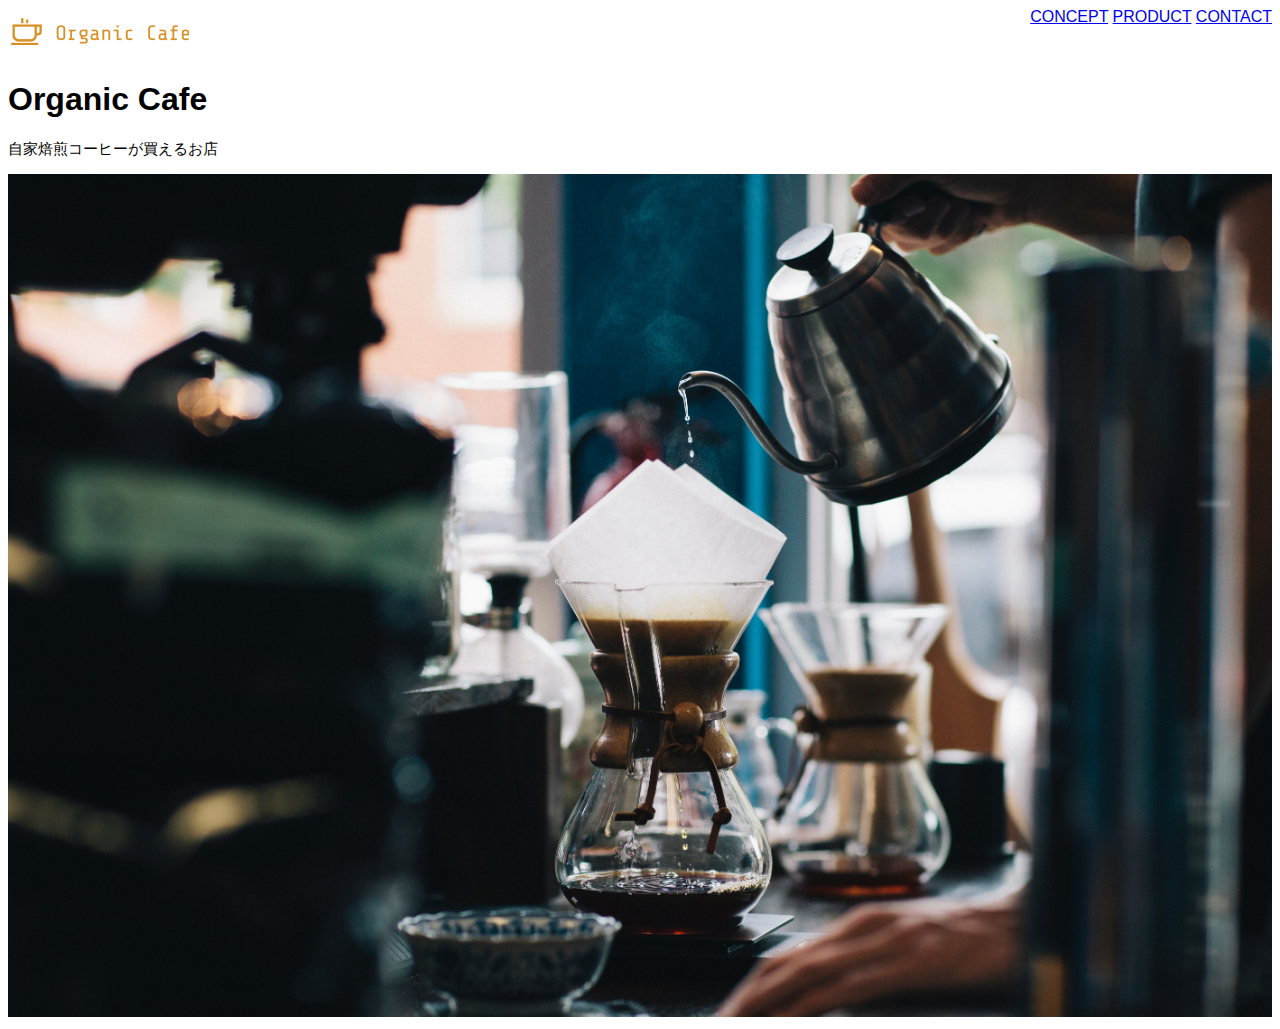
<file: index.html>
<!DOCTYPE html>
<html>
  <head>
    <title>Organic Cafe</title>
    <meta charset="UTF-8" />
    <meta
      name="description"
      content="自家焙煎のコーヒーがお家で楽しめるOrganic Cafe"
    />
    <meta name="viewport" content="width=device-width, initial-scale=1.0" />
    <link rel="stylesheet" href="style.css" />
  </head>
  <body>
    <!-- ヘッダー -->
    <header>
      <!-- ロゴ -->
      <a href="index.html" id="logo">
      <img src="images/logo.png"  alt="トップページに戻る">
      </a>

      <!-- PC用ナビゲーション -->
      
      <nav id="nav-pc">
        <a href="index.html#concept">CONCEPT</a>
        <a href="index.html#product">PRODUCT</a>
        <a href="index.html#contact">CONTACT</a>
      </nav>
    </header>
    <main>
     <img id="menu-sp"  src="images/button-menu.png"  alt="ナビゲーションを開く" onclick="document.getElementById('nav-sp').style.display = 'block';"> 
    <nav id="nav-sp">
      <ul>
        <li>
          <img id="close"src="images/button-close.png" alt="ナビゲーションを閉じる" onclick：document.getElementById('nav-sp').style.display = 'none'>
        </li>
        <li>
          <a id="logo-sp" href="index.html" onclick：document.getElementById('nav-sp').style.display = 'none'>
          <img src="images/logo-sp.png" alt="トップページに戻る"></a>
        </li>
        <li>
          <a class="menu" href="index.html"  onclick:document.getElementById('nav-sp').style.display = 'none'>CONCEPT</a>
        </li>
        <li>
           <a class="menu" href="index.html#product" onclick="document.getElementById('nav-sp').style.display = 'none'">PRODUCT</a>
         </li>
         <li><a class="menu" href="index.html#contact" onclick="document.getElementById('nav-sp').style.display = 'none'">CONTACT</a>
         </li>
       </ul>
      </nav>
      <article>
        <!-- メインビジュアル -->
        <section id="main-visual">
          <div id="main-message">
            <h1>Organic Cafe</h1>
            <p>自家焙煎コーヒーが買えるお店</p>
          </div>
          <img  src="images/main-image.jpg"
            alt="コーヒーをハンドドリップで淹れる画像"
          />
        </section>
      </article>
    </main>
  </body>
</html>
</file>
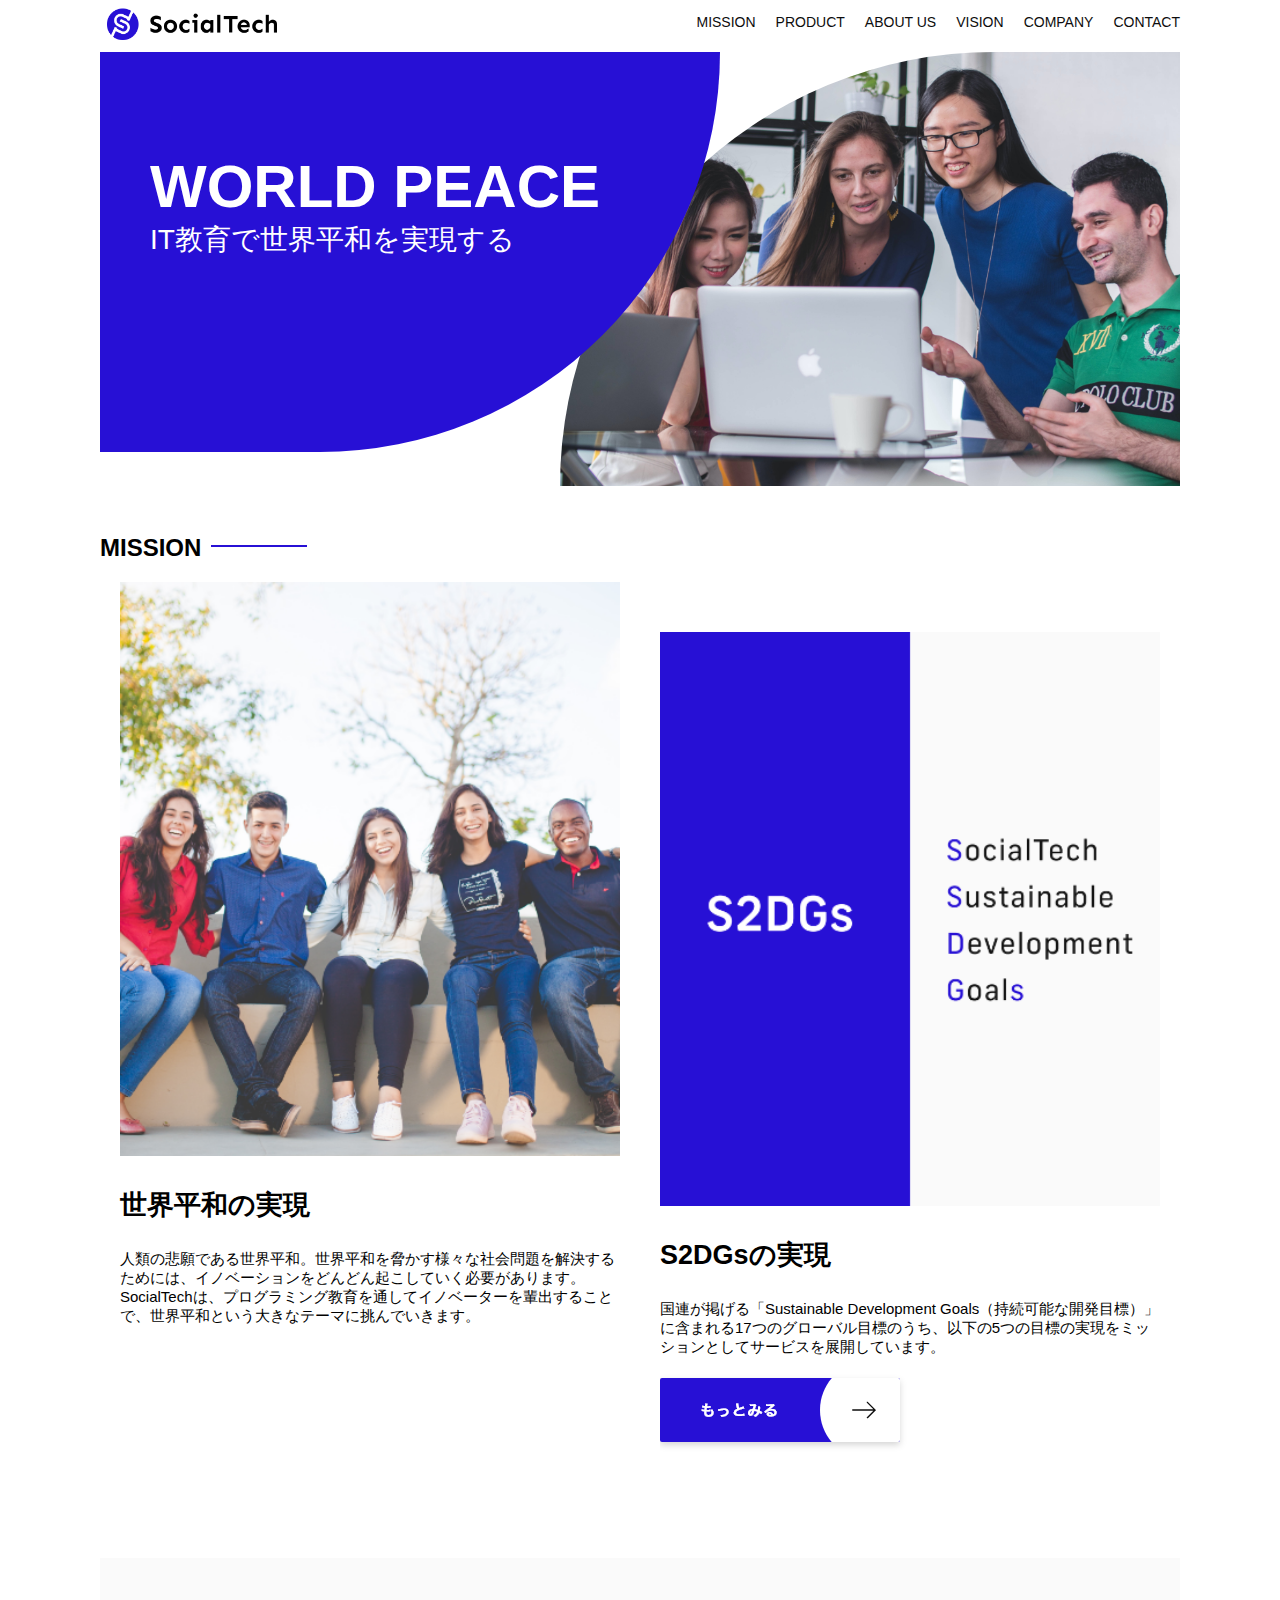
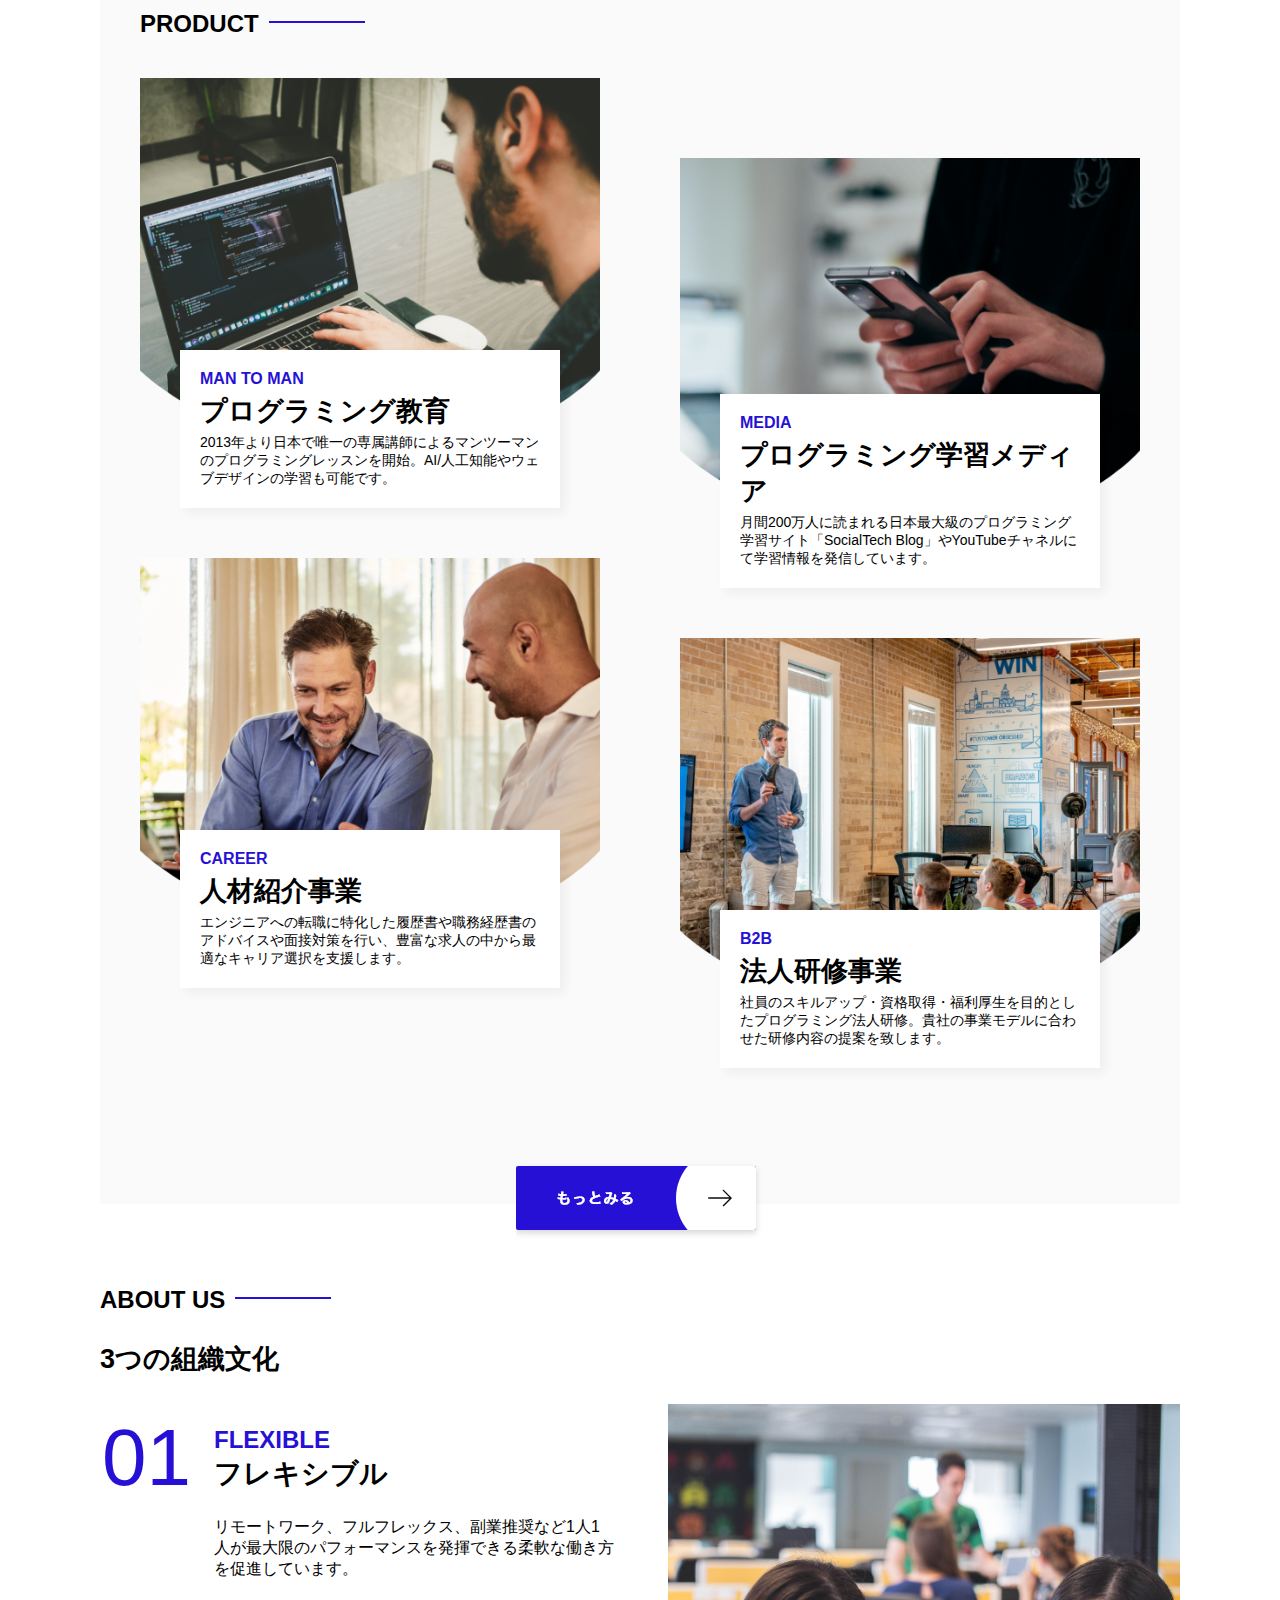
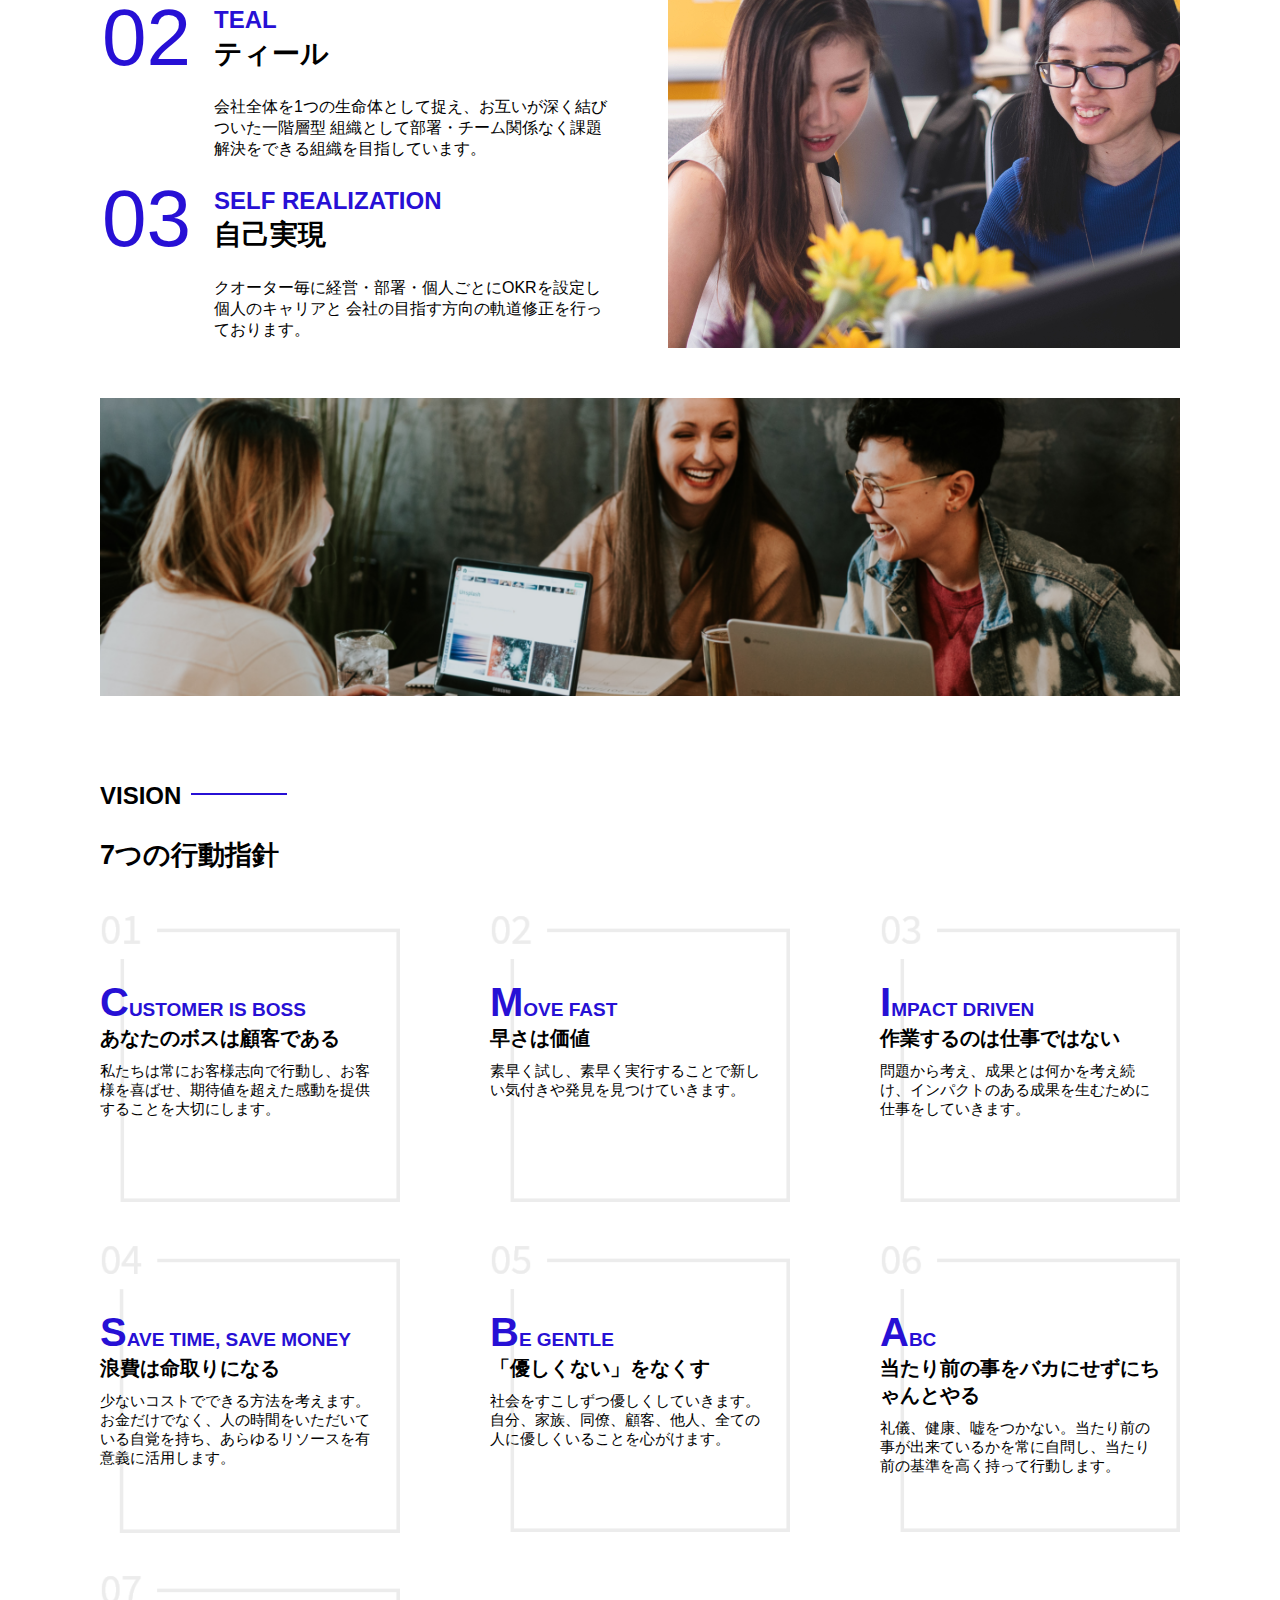
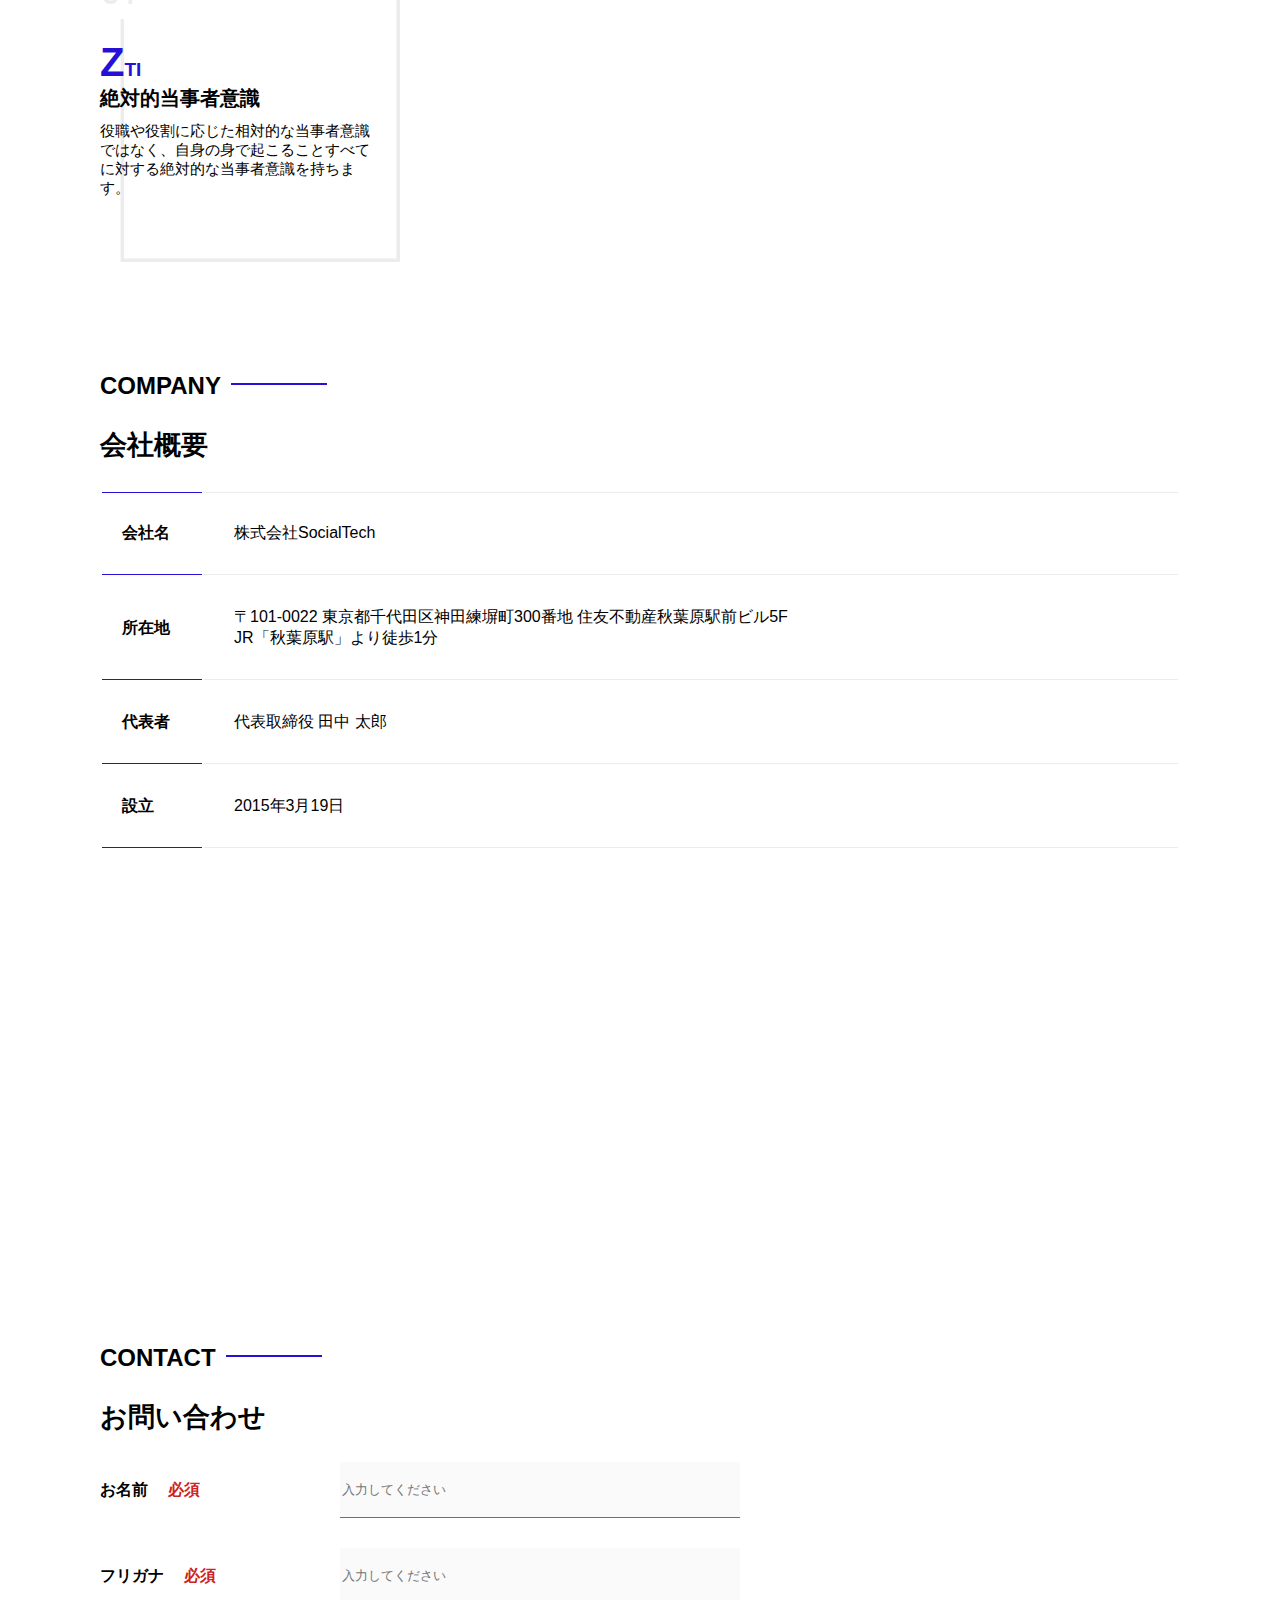
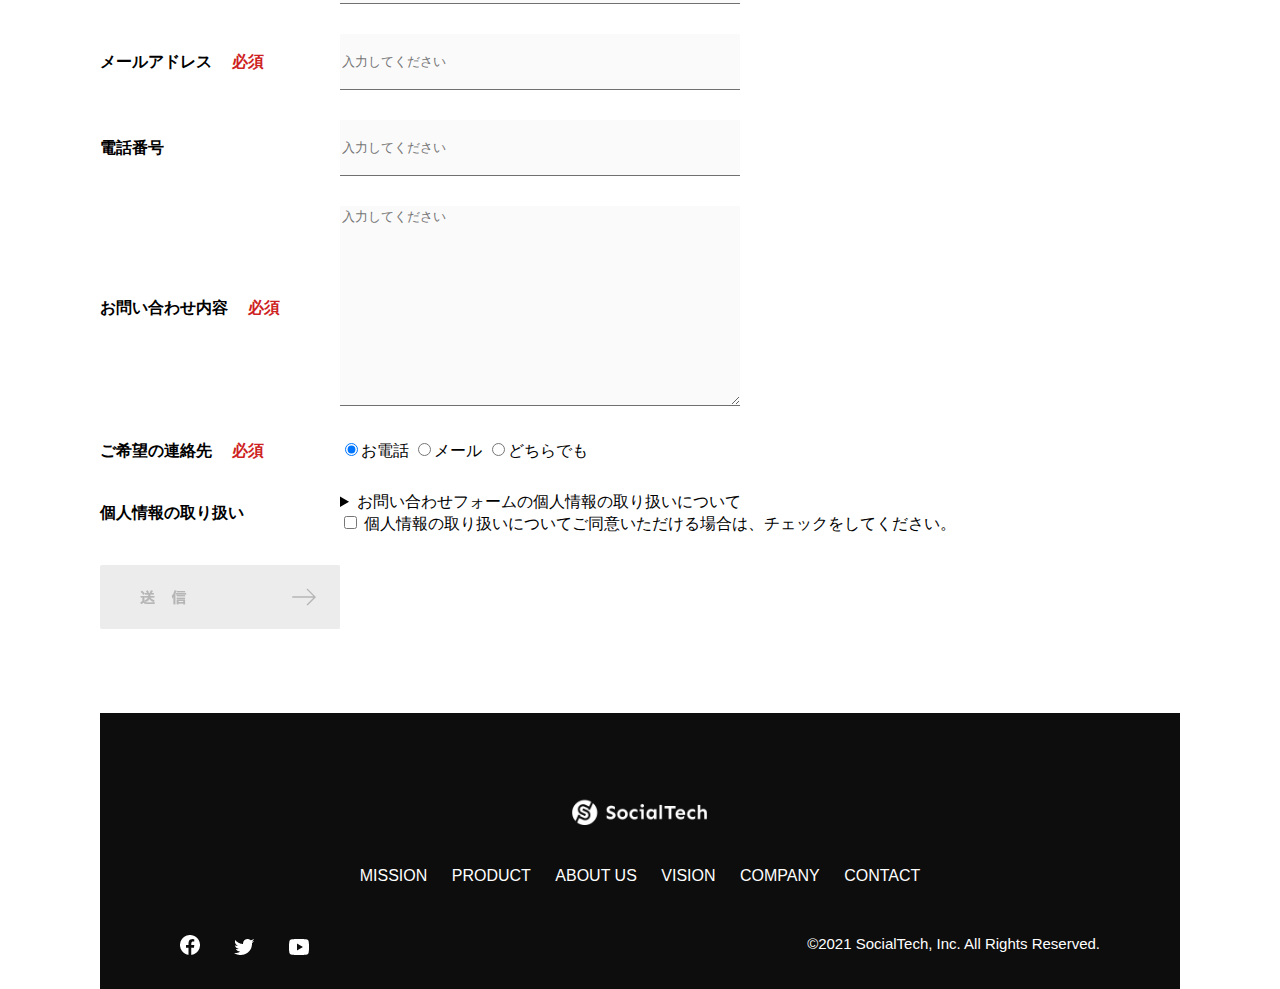
<file: kadai_tutorial_output/index.html>
<!DOCTYPE html>
<html>
  <head>
    <title>SocialTech</title>
    <meta charset="utf-8">
    <meta name="description" content="SocialTechはEdTech業界のリーディングカンパニーを目指します。">
    <meta name="viewport" content="width=device-width, initial-scale=1.0">
    <link rel="stylesheet" href="style.css">
  </head>

  <body>
    <!-- ヘッダー -->
    <header>
      <!-- ロゴ -->
      <a href="index.html" id="logo">
        <img src="images/logo.png" alt="トップページに戻る">
      </a>

      <!-- PC用ナビゲーション -->
      <nav id="nav-pc">
        <ul>
          <li><a href="mission.html">MISSION</a></li>
          <li><a href="product.html">PRODUCT</a></li>
          <li><a href="index.html#aboutus">ABOUT US</a></li>
          <li><a href="index.html#vision">VISION</a></li>
          <li><a href="index.html#company">COMPANY</a></li>
          <li><a href="index.html#contact">CONTACT</a></li>
        </ul>
      </nav>

      <!-- スマホ用メニューボタン -->
      <button id="menu-sp" onclick="document.getElementById('nav-sp').style.display = 'block'">
        <img src="images/button-menu.png" alt="ナビゲーションを開く">
      </button>

      <!-- スマホ用ナビゲーション -->
      <div id="nav-sp">
        <button id="close" onclick="document.getElementById('nav-sp').style.display = 'none'">
          <img src="images/button-close.png" alt="ナビゲーションを閉じる">
        </button>

        <nav>
          <ul>
            <li>
              <a id="logo-sp" href="index.html" onclick="document.getElementById('nav-sp').style.display = 'none'"><img src="images/logo-sp.png" alt="トップページに戻る"></a>
            </li>
            <li><a class="menu" href="mission.html" onclick="document.getElementById('nav-sp').style.display = 'none'">MISSION</a></li>
            <li><a class="menu" href="product.html" onclick="document.getElementById('nav-sp').style.display = 'none'">PRODUCT</a></li>
            <li><a class="menu" href="index.html#aboutus" onclick="document.getElementById('nav-sp').style.display = 'none'">ABOUT US</a></li>
            <li><a class="menu" href="index.html#vision" onclick="document.getElementById('nav-sp').style.display = 'none'">VISION</a></li>
            <li><a class="menu" href="index.html#company" onclick="document.getElementById('nav-sp').style.display = 'none'">COMPANY</a></li>
            <li><a class="menu" href="index.html#contact" onclick="document.getElementById('nav-sp').style.display = 'none'">CONTACT</a></li>
          </ul>
        </nav>
        <div id="sns">
          <a href="https://www.facebook.com/sejuku2013">
            <img src="images/button-facebook.png" alt="Facebookのリンク">
          </a>
          <a href="https://twitter.com/samuraijuku">
            <img src="images/button-twitter.png" alt="Twitterのリンク">
          </a>
          <a href="https://www.youtube.com/channel/UCCFOQO5aDK0xXam4cUQXT8g">
            <img src="images/button-youtube.png" alt="YouTubeのリンク">
          </a>
        </div>
      </div>
    </header>

    <main>
      <article>
        <!-- メインビジュアル -->
        <section id="main-visual">
          <div id="main-message">
            <h1>WORLD PEACE</h1>
            <p>IT教育で世界平和を実現する</p>
          </div>
          <img src="images/index/index-main.png" alt="PCの周りに集まる多国籍の仲間たち">
        </section>

        <!-- ミッション -->
        <section id="mission">
          <h2 class="index-h2">MISSION</h2>
          <div id="mission-flex">
            <div>
              <img id="mission-photo" src="images/index/index-mission.png" alt="屋外のベンチで写真を撮影する多国籍の仲間たち">
              <h3>世界平和の実現</h3>
              <p>人類の悲願である世界平和。世界平和を脅かす様々な社会問題を解決するためには、イノベーションをどんどん起こしていく必要があります。SocialTechは、プログラミング教育を通してイノベーターを輩出することで、世界平和という大きなテーマに挑んでいきます。</p>
            </div>
            <div>
              <img id="s2dgs" src="images/index/s2dgs.png" alt="S2DGs">
              <h3>S2DGsの実現</h3>
              <p>国連が掲げる「Sustainable Development Goals（持続可能な開発目標）」に含まれる17つのグローバル目標のうち、以下の5つの目標の実現をミッションとしてサービスを展開しています。</p>
              <a href="mission.html">
                <img src="images/button-more.png" alt="もっとみる">
              </a>
            </div>
          </div>
        </section>

        <!-- プロダクト -->
        <section id="product">
          <h2 class="index-h2">PRODUCT</h2>
          <div class="product-flex">
            <div id="product-left">
              <div>
                <img class="product-photo" src="images/index/index-mantoman.png" alt="PCでコードを書く男性">
                <div class="product-explain">
                  <span>MAN TO MAN</span>
                  <h3>プログラミング教育</h3>
                  <p>2013年より日本で唯一の専属講師によるマンツーマンのプログラミングレッスンを開始。AI/人工知能やウェブデザインの学習も可能です。</p>
                </div>
              </div>
              <div>
                <img class="product-photo" src="images/index/index-career.png" alt="笑顔で話し合う2人の男性">
                <div class="product-explain">
                  <span>CAREER</span>
                  <h3>人材紹介事業</h3>
                  <p>エンジニアへの転職に特化した履歴書や職務経歴書のアドバイスや面接対策を行い、豊富な求人の中から最適なキャリア選択を支援します。</p>
                </div>
              </div>
            </div>
            <div id="product-right">
              <div>
                <img class="product-photo" src="images/index/index-media.png" alt="スマートフォンを操作する人">
                <div class="product-explain">
                  <span>MEDIA</span>
                  <h3>プログラミング学習メディア</h3>
                  <p>月間200万人に読まれる日本最大級のプログラミング学習サイト「SocialTech Blog」やYouTubeチャネルにて学習情報を発信しています。</p>
                </div>
              </div>
              <div>
                <img class="product-photo" src="images/index/index-b2b.png" alt="講演中の男性とそれを聴く人々">
                <div class="product-explain">
                  <span>B2B</span>
                  <h3>法人研修事業</h3>
                  <p>社員のスキルアップ・資格取得・福利厚生を目的としたプログラミング法人研修。貴社の事業モデルに合わせた研修内容の提案を致します。</p>
                </div>
              </div>
            </div>
          </div>
          <div id="product-more">
            <a href="product.html">
              <img src="images/button-more.png" alt="もっとみる">
            </a>
          </div>
        </section>

        <!-- ABOUT US -->
        <section id="aboutus">
          <h2 class="index-h2">ABOUT US</h2>
          <h3>3つの組織文化</h3>
          <div>
            <table class="culture-table">
              <tr>
                <td class="culture-num">01</td>
                <th><span class="culture-en">FLEXIBLE</span><br>フレキシブル</th>
              </tr>
              <tr>
                <td>
                  <!--空のセル-->
                </td>
                <td class="culture-description">リモートワーク、フルフレックス、副業推奨など1人1人が最大限のパフォーマンスを発揮できる柔軟な働き方を促進しています。</td>
              </tr>
              <tr>
                <td class="culture-num">02</td>
                <th><span class="culture-en">TEAL</span><br>ティール</th>
              </tr>
              <tr>
                <td>
                  <!--空のセル-->
                </td>
                <td class="culture-description">会社全体を1つの生命体として捉え、お互いが深く結びついた一階層型 組織として部署・チーム関係なく課題解決をできる組織を目指しています。</td>
              </tr>
              <tr>
                <td class="culture-num">03</td>
                <th><span class="culture-en">SELF REALIZATION</span><br>自己実現</th>
              </tr>
              <tr>
                <td>
                  <!--空のセル-->
                </td>
                <td class="culture-description">クオーター毎に経営・部署・個人ごとにOKRを設定し個人のキャリアと 会社の目指す方向の軌道修正を行っております。</td>
              </tr>
            </table>
            <img class="culture-img" src="images/index/index-aboutus1.png" alt="笑顔で話し合う2人の女性">
          </div>
          <img class="culture-img2" src="images/index/index-aboutus2.png" alt="笑顔で話し合う3人の男女">
        </section>

        <!-- VISION -->
        <section id="vision">
          <h2 class="index-h2">VISION</h2>
          <h3>7つの行動指針</h3>
          <div>
            <div class="vision-box">
              <img src="images/index/vision-01.png" alt="01">
              <div>
                <h4>CUSTOMER IS BOSS</h4>
                <h5>あなたのボスは顧客である</h5>
                <p>私たちは常にお客様志向で行動し、お客様を喜ばせ、期待値を超えた感動を提供することを大切にします。</p>
              </div>
            </div>
            <div class="vision-box">
              <img src="images/index/vision-02.png" alt="02">
              <div>
                <h4>MOVE FAST</h4>
                <h5>早さは価値</h5>
                <p>素早く試し、素早く実行することで新しい気付きや発見を見つけていきます。</p>
              </div>
            </div>
            <div class="vision-box">
              <img src="images/index/vision-03.png" alt="03">
              <div>
                <h4>IMPACT DRIVEN</h4>
                <h5>作業するのは仕事ではない</h5>
                <p>問題から考え、成果とは何かを考え続け、インパクトのある成果を生むために仕事をしていきます。</p>
              </div>
            </div>
            <div class="vision-box">
              <img src="images/index//vision-04.png" alt="04">
              <div>
                <h4>SAVE TIME, SAVE MONEY</h4>
                <h5>浪費は命取りになる</h5>
                <p>少ないコストでできる方法を考えます。お金だけでなく、人の時間をいただいている自覚を持ち、あらゆるリソースを有意義に活用します。</p>
              </div>
            </div>
            <div class="vision-box">
              <img src="images/index/vision-05.png" alt="05">
              <div>
                <h4>BE GENTLE</h4>
                <h5>「優しくない」をなくす</h5>
                <p>社会をすこしずつ優しくしていきます。自分、家族、同僚、顧客、他人、全ての人に優しくいることを心がけます。</p>
              </div>
            </div>
            <div class="vision-box">
              <img src="images/index/vision-06.png" alt="06">
              <div>
                <h4>ABC</h4>
                <h5>当たり前の事をバカにせずにちゃんとやる</h5>
                <p>礼儀、健康、嘘をつかない。当たり前の事が出来ているかを常に自問し、当たり前の基準を高く持って行動します。</p>
              </div>
            </div>
            <div class="vision-box">
              <img src="images/index/vision-07.png" alt="07">
              <div>
                <h4>ZTI</h4>
                <h5>絶対的当事者意識</h5>
                <p>役職や役割に応じた相対的な当事者意識ではなく、自身の身で起こることすべてに対する絶対的な当事者意識を持ちます。</p>
              </div>
            </div>
          </div>
        </section>

        <!-- COMPANY -->
        <section id="company">
          <h2 class="index-h2">COMPANY</h2>
          <h3>会社概要</h3>
          <table id="company-table">
            <tr>
              <th class="tableheader tableheader-first">会社名</th>
              <td class="cell cell-first">株式会社SocialTech</td>
            </tr>
            <tr>
              <th class="tableheader">所在地</th>
              <td class="cell">〒101-0022 東京都千代田区神田練塀町300番地 住友不動産秋葉原駅前ビル5F<br>JR「秋葉原駅」より徒歩1分</td>
            </tr>
            <tr>
              <th class="tableheader">代表者</th>
              <td class="cell">代表取締役 田中 太郎</td>
            </tr>
            <tr>
              <th class="tableheader">設立</th>
              <td class="cell">2015年3月19日</td>
            </tr>
          </table>
          <iframe src="https://www.google.com/maps/embed?pb=!1m18!1m12!1m3!1d3240.0688551336807!2d139.7720776771055!3d35.69992317258124!2m3!1f0!2f0!3f0!3m2!1i1024!2i768!4f13.1!3m3!1m2!1s0x60188fee13660e23%3A0x77137876edf742ac!2z5L2P5Y-L5LiN5YuV55Sj56eL6JGJ5Y6f6aeF5YmN44OT44Or!5e0!3m2!1sja!2sjp!4v1704858013291!5m2!1sja!2sjp" style="border: 0" allowfullscreen="" loading="lazy"></iframe>
        </section>

        <!-- お問い合わせフォーム -->
        <section id="contact">
          <h2 class="index-h2">CONTACT</h2>
          <h3>お問い合わせ</h3>
          <form>
            <div>
              <div class="contact-heading">
                <label class="contact-label">お名前<span class="contact-span">必須</span></label>
              </div>
              <div>
                <input type="text" name="name" placeholder="入力してください" class="contact-textbox">
              </div>
            </div>
            <div>
              <div class="contact-heading">
                <label class="contact-label">フリガナ<span class="contact-span">必須</span></label>
              </div>
              <div>
                <input type="text" name="hurigana" placeholder="入力してください" class="contact-textbox">
              </div>
            </div>
            <div>
              <div class="contact-heading">
                <label class="contact-label">メールアドレス<span class="contact-span">必須</span></label>
              </div>
              <div>
                <input type="text" name="email" placeholder="入力してください" class="contact-textbox">
              </div>
            </div>
            <div>
              <div class="contact-heading">
                <label class="contact-label">電話番号</label>
              </div>
              <div>
                <input type="text" name="tel" placeholder="入力してください" class="contact-textbox">
              </div>
            </div>
            <div>
              <div class="contact-heading">
                <label class="contact-label">お問い合わせ内容<span class="contact-span">必須</span></label>
              </div>
              <div>
                <textarea class="contact-textarea" placeholder="入力してください" name="message"></textarea>
              </div>
            </div>
            <div>
              <div class="contact-heading">
                <label class="contact-label">ご希望の連絡先<span class="contact-span">必須</span></label>
              </div>
              <div><input class="radiobutton" type="radio" value="tel" name="contact" checked><label>お電話</label> <input class="radiobutton" type="radio" value="mail" name="contact"><label>メール</label> <input class="radiobutton" type="radio" value="both" name="contact"><label>どちらでも</label></div>
            </div>
            <div>
              <div class="contact-heading">
                <label class="contact-label">個人情報の取り扱い</label>
              </div>
              <div>
                <details>
                  <summary>お問い合わせフォームの個人情報の取り扱いについて</summary>
                  <div>
                    <dl>
                      <dt>１．組織の名称又は氏名</dt>
                      <dd>株式会社SocialTech</dd>
                      <dt>２．個人情報保護管理者（若しくはその代理人）の氏名又は職名、所属及び連絡先</dt>
                      <dd>
                        <p>鈴木 一郎 コーポレート部</p>
                        <p>メールアドレス：samurai@example.com</p>
                        <p>TEL：03-1234-5678</p>
                      </dd>
                      <dt>３．個人情報の利用目的</dt>
                      <dd>
                        <ul>
                          <li>・本サービス及び本サービスに関連する情報の提供又はそれらに関する連絡のため</li>
                          <li>・ユーザーの本人確認のため</li>
                          <li>・当社サービスのご案内のため</li>
                          <li>・当社の商品等の広告または宣伝（電子メールによるものを含むものとします。）</li>
                        </ul>
                      </dd>
                      <dt>４．個人情報の取り扱い業務の委託</dt>
                      <dd>個人情報の取扱業務の全部または一部を外部に業務委託する場合があります。その際、弊社は、個人情報を適切に保護できる管理体制を敷き実行していることを条件として委託先を厳選したうえで、機密保持契約を委託先と締結し、お客様の個人情報を厳密に管理させます。</dd>
                      <dt>５．個人情報の開示等の請求</dt>
                      <dd>
                        お客様は、弊社に対してご自身の個人情報の開示等（利用目的の通知、開示、内容の訂正・追加・削除、利用の停止または消去、第三者への提供の停止）に関して、当社問合わせ窓口に申し出ることができます。<br>
                        その際、弊社はお客様ご本人を確認させていただいたうえで、合理的な期間内に対応いたします。<br>
                        なお、個人情報に関する弊社問合わせ先は、次の通りです。
                      </dd>
                      <dd>
                        <p>株式会社SocialTech　個人情報問合せ窓口</p>
                        <p>〒150-0043　東京都千代田区神田練塀町300番地 住友不動産秋葉原駅前ビル5F</p>
                        <p>メールアドレス：samurai@example.com　TEL：03-1234-5678</p>
                      </dd>

                      <dt>６．個人情報を提供されることの任意性について</dt>
                      <dd>お客様がご自身の個人情報を弊社に提供されるか否かは、お客様のご判断によりますが、もしご提供されない場合には、適切なサービスが提供できない場合がありますので予めご了承ください。</dd>
                    </dl>
                  </div>
                </details>
                <input type="checkbox" name="agree">
                <span>個人情報の取り扱いについてご同意いただける場合は、チェックをしてください。</span>
              </div>
            </div>
            <input type="image" src="images/button-submit.png" alt="送信する">
          </form>
        </section>
      </article>
    </main>

    <footer>
      <div id="footer-logo">
        <img src="images/logo-sp.png" alt="SocialTech">
      </div>
      <div id="footer-link">
        <a href="mission.html">MISSION</a>
        <a href="product.html">PRODUCT</a>
        <a href="index.html#aboutus">ABOUT US</a>
        <a href="index.html#vision">VISION</a>
        <a href="index.html#company">COMPANY</a>
        <a href="index.html#contact">CONTACT</a>
      </div>
      <div id="sns-footer">
        <div class="sns-btns">
          <a href="https://www.facebook.com/sejuku2013"><img src="images/button-facebook.png" alt="Facebookのリンク"></a>
          <a href="https://twitter.com/samuraijuku"><img src="images/button-twitter.png" alt="Twitterのリンク"></a>
          <a href="https://www.youtube.com/channel/UCCFOQO5aDK0xXam4cUQXT8g"><img src="images/button-youtube.png" alt="YouTubeのリンク"></a>
        </div>
        <p id="copyright">&copy;2021 SocialTech, Inc. All Rights Reserved.</p>
      </div>
    </footer>

  </body>
</html>
</file>
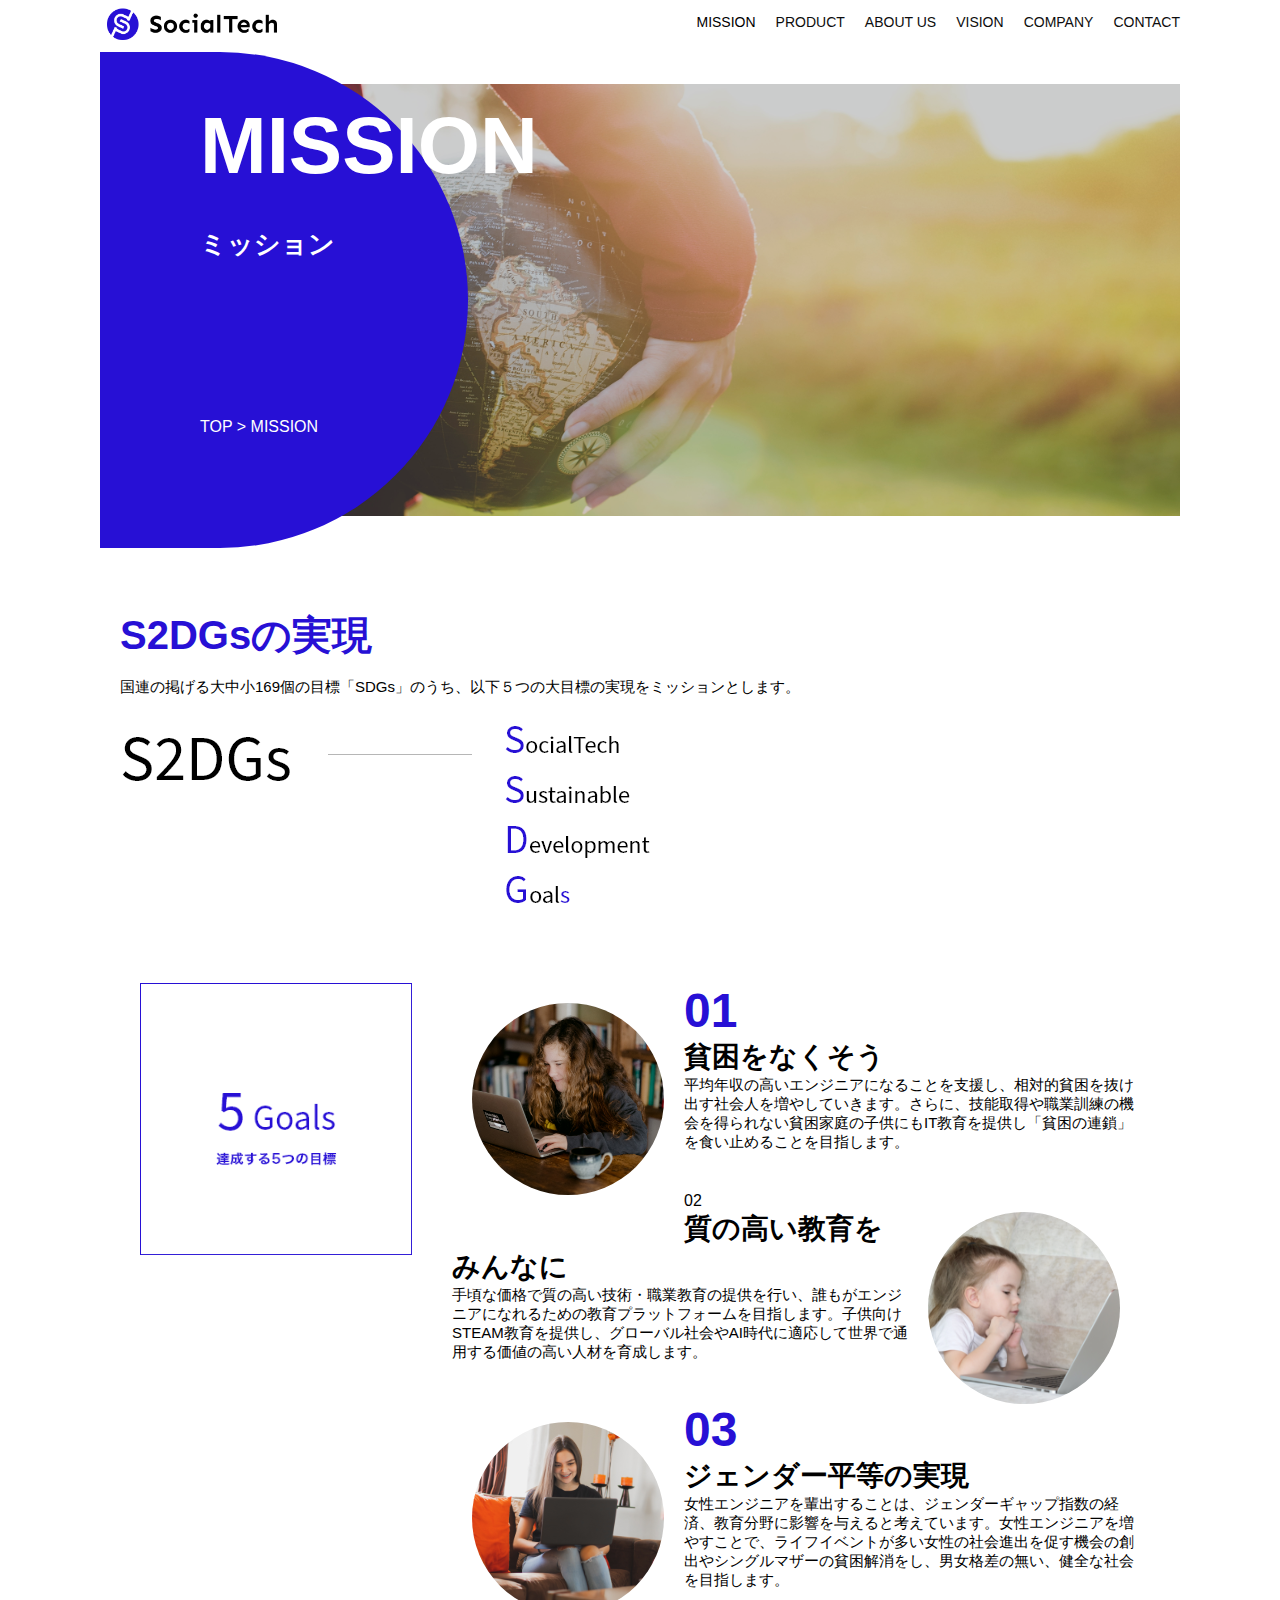
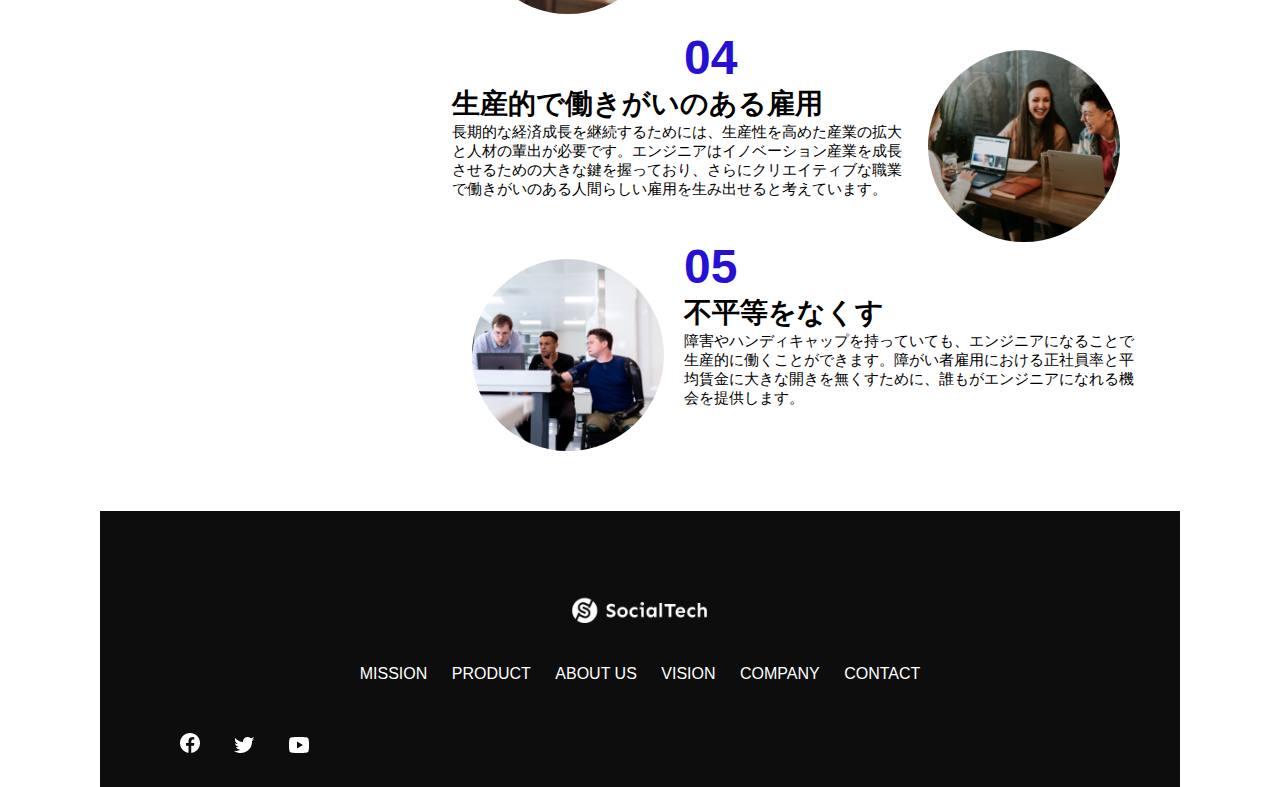
<file: kadai_tutorial_output/mission.html>
<!DOCTYPE html>
<html>
    <head>
        <title>SocialTech - MISSION ミッション -</title>
        <meta charset="utf-8">
        <meta name="description" content="SocialTechが目指す5つの目標（S2DGs）を紹介します">
        <meta name="viewport" content="width=device-width, initial-scale=1.0">
        <link rel="stylesheet" href="style.css">
    </head>

    <body>
         <!-- ヘッダー -->
        <header>
            <!-- ロゴ -->
            <a href="index.html" id="logo">
                <img src="images/logo.png" alt="トップページに戻る">
            </a>

             <!-- PC用ナビゲーション -->
            <nav id="nav-pc">
                <ul>
                    <li><a href="mission.html"></a>MISSION</li>
                    <li><a href="product.html">PRODUCT</a></li>
                    <li><a href="index.html#aboutus">ABOUT US</a></li>
                    <li><a href="index.html#vision">VISION</a></li>
                    <li><a href="index.html#company">COMPANY</a></li>
                    <li><a href="index.html#contact">CONTACT</a></li>
                </ul>
            </nav>

              <!-- スマホ用メニューボタン -->
              <button id="menu-sp" onclick="document.getElementById('nav-sp').style.display = 'block'">
                   <img src="images/button-menu.png" alt="ナビゲーションを開く">
             </button>

              <!-- スマホ用ナビゲーション -->
            <div id="nav-sp">
               <button id="close" onclick="document.getElementById('nav-sp').style.display = 'none'">
                   <img src="images/button-close.png" alt="ナビゲーションを閉じる">
               </button>
               
            <nav>
                <ul>
                  <li>
                  <a id="logo-sp" href="index.html" onclick="document.getElementById('nav-sp').style.display = 'none'"><img src="images/logo-sp.png" alt="トップページに戻る"></a>
                  </li>
                  <li><a class="menu" href="mission.html" onclick="document.getElementById('nav-sp').style.display = 'none'">MISSION</a></li>
                  <li><a class="menu" href="product.html" onclick="document.getElementById('nav-sp').style.display = 'none'">PRODUCT</a></li>
                  <li><a class="menu" href="index.html#aboutus" onclick="document.getElementById('nav-sp').style.display = 'none'">ABOUT US</a></li>
                  <li><a class="menu" href="index.html#vision" onclick="document.getElementById('nav-sp').style.display = 'none'">VISION</a></li>
                  <li><a class="menu" href="index.html#company" onclick="document.getElementById('nav-sp').style.display = 'none'">COMPANY</a></li>
                  <li><a class="menu" href="index.html#contact" onclick="document.getElementById('nav-sp').style.display = 'none'">CONTACT</a></li>
                 </ul>
            </nav>
            <div id="sns">
                <a href="https://www.facebook.com/sejuku2013">
                    <img src="images/button-facebook.png" alt="facebookのリンク">
                </a>
                <a href="https://twitter.com/samuraijuku">
                    <img src="images/button-twitter.png" alt="Twitterのリンク">
                </a>
                <a href="https://www.youtube.com/channel/UCCFOQO5aDK0xXam4cUQXT8g">
                     <img src="images/button-youtube.png" alt="YouTubeのリンク">
                </a>
            </div>
        </header>
        <main>
            <article>
                <section id="mission-main">
                    <div class="mission-main-inner">
                        <div id="mission-title">
                            <h1>MISSION<br><span>ミッション</span></h1>
                            <p>TOP > MISSION</p>
                        </div>
                    </div>
                </section>

                <section id="mission-s2dgs">
                    <h2 class="mission-h2">S2DGsの実現</h2>
                    <p>国連の掲げる大中小169個の目標「SDGs」のうち、以下５つの大目標の実現をミッションとします。</p>
                    <img src="images/mission/mission-s2dgs.png" alt="S2DGs">
                </section>

                <section id="mission-five-goals">
                    <div class="five-goals-image">
                        <img src="images/mission/mission-5goals.png" alt=""5Goals">
                    </div>
                    <div class="five-goals-read">
                        <div>
                            <img class="fivegoals-image-left" src="images/mission/mission-5goals01.png" alt="PCを操作する女の子">
                            <span class="fivegoals-number">01</span>
                            <h3 class="fivegoals-h3">貧困をなくそう</h3>
                            <p class="fivegoals-p">平均年収の高いエンジニアになることを支援し、相対的貧困を抜け出す社会人を増やしていきます。さらに、技能取得や職業訓練の機会を得られない貧困家庭の子供にもIT教育を提供し「貧困の連鎖」を食い止めることを目指します。</p>
                        </div>
                        <div>
                            <img class="fivegoals-image-right" src="images/mission/mission-5goals02.png" alt="PCを見つめる小さな女の子">
                            <span class="five-goals-number">02</span>
                            <h3 class="fivegoals-h3">質の高い教育をみんなに</h3>
                            <p class="fivegoals-p">手頃な価格で質の高い技術・職業教育の提供を行い、誰もがエンジニアになれるための教育プラットフォームを目指します。子供向けSTEAM教育を提供し、グローバル社会やAI時代に適応して世界で通用する価値の高い人材を育成します。</p>                            
                        </div>
                        <div>
                            <img class="fivegoals-image-left" src="images/mission/mission-5goals03.png" alt="PCを操作する女性">
                            <span class="fivegoals-number">03</span>
                            <h3 class="fivegoals-h3">ジェンダー平等の実現</h3>
                            <p class="fivegoals-p">女性エンジニアを輩出することは、ジェンダーギャップ指数の経済、教育分野に影響を与えると考えています。女性エンジニアを増やすことで、ライフイベントが多い女性の社会進出を促す機会の創出やシングルマザーの貧困解消をし、男女格差の無い、健全な社会を目指します。</p>
                        </div>
                        <div>
                            <img class="fivegoals-image-right" src="images/mission/mission-5goals04.png" alt="笑顔で話し合う3人の男女">
                            <span class="fivegoals-number">04</span>
                            <h3 class="fivegoals-h3">生産的で働きがいのある雇用</h3>
                            <p class="fivegoals-p">長期的な経済成長を継続するためには、生産性を高めた産業の拡大と人材の輩出が必要です。エンジニアはイノベーション産業を成長させるための大きな鍵を握っており、さらにクリエイティブな職業で働きがいのある人間らしい雇用を生み出せると考えています。</p>
                        </div>
                        <div>
                            <img class="fivegoals-image-left" src="images/mission/mission-5goals05.png" alt="障害を持つ男性が生き生きと働く様子">
                            <span class="fivegoals-number">05</span>
                            <h3 class="fivegoals-h3">不平等をなくす</h3>
                            <p class="fivegoals-p">障害やハンディキャップを持っていても、エンジニアになることで生産的に働くことができます。障がい者雇用における正社員率と平均賃金に大きな開きを無くすために、誰もがエンジニアになれる機会を提供します。</p>
                        </div>
                    </div>
                </section>
            </article>
            
        </main>

        <footer>
            <div id="footer-logo">
                <img src="images/logo-sp.png" alt="SocialTech">
            </div>
            <div id="footer-link">
                <a href="mission.html">MISSION</a>
                <a href="product.htm">PRODUCT</a>
                <a href="index.html#aboutus">ABOUT US</a>
                <a href="index.html#vision">VISION</a>
                <a href="index.html#company">COMPANY</a>
                <a href="index.html#contact">CONTACT</a>
            </div>
            <div id="sns-footer">
                <div class="sns-btns">
                   <a href="https://www.facebook.com/sejuku2013"><img src="images/button-facebook.png" alt="Facebookのリンク"></a>
                   <a href="https://twitter.com/samuraijuku"><img src="images/button-twitter.png" alt="Twitterのリンク"></a>
                   <a href="https://www.youtube.com/channel/UCCFOQO5aDK0xXam4cUQXT8g"><img src="images/button-youtube.png" alt="YouTubeのリンク"></a>
                </div>
            </div>
        </footer>
    </body>
</html>
</file>
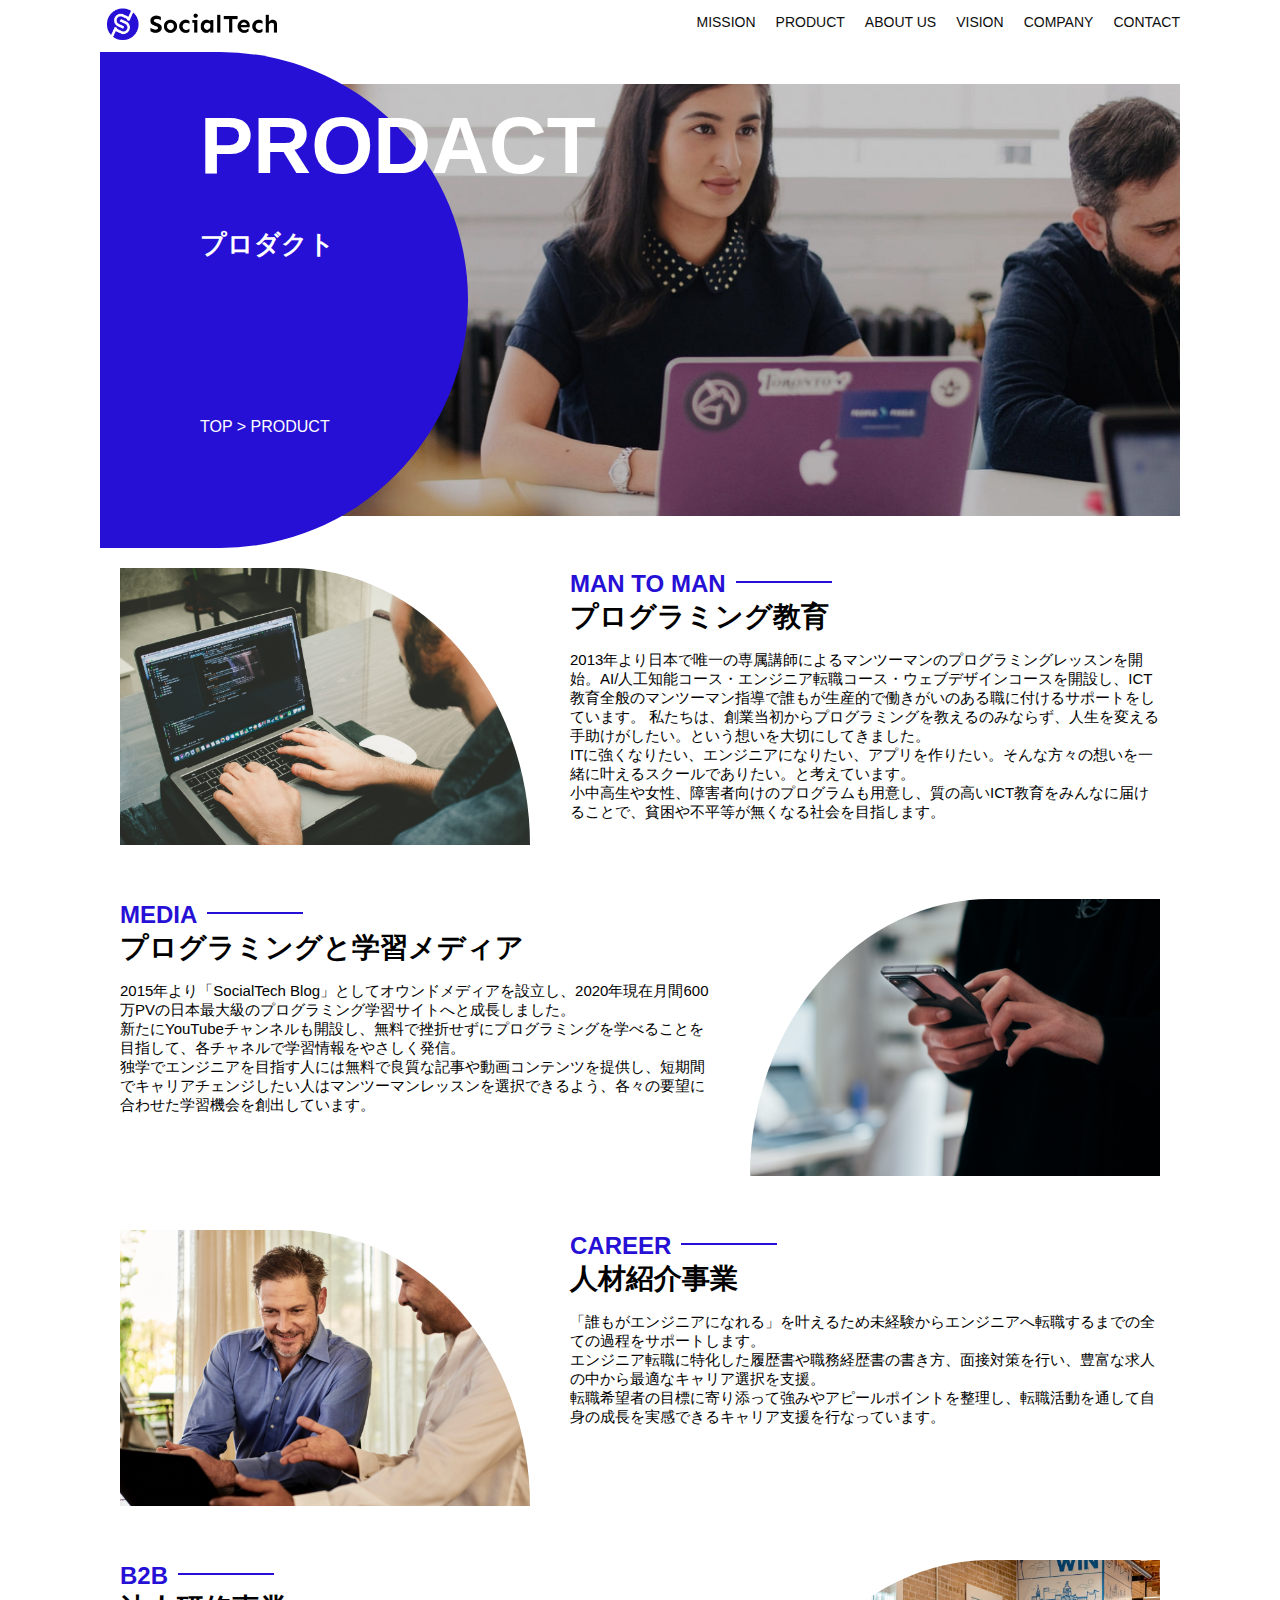
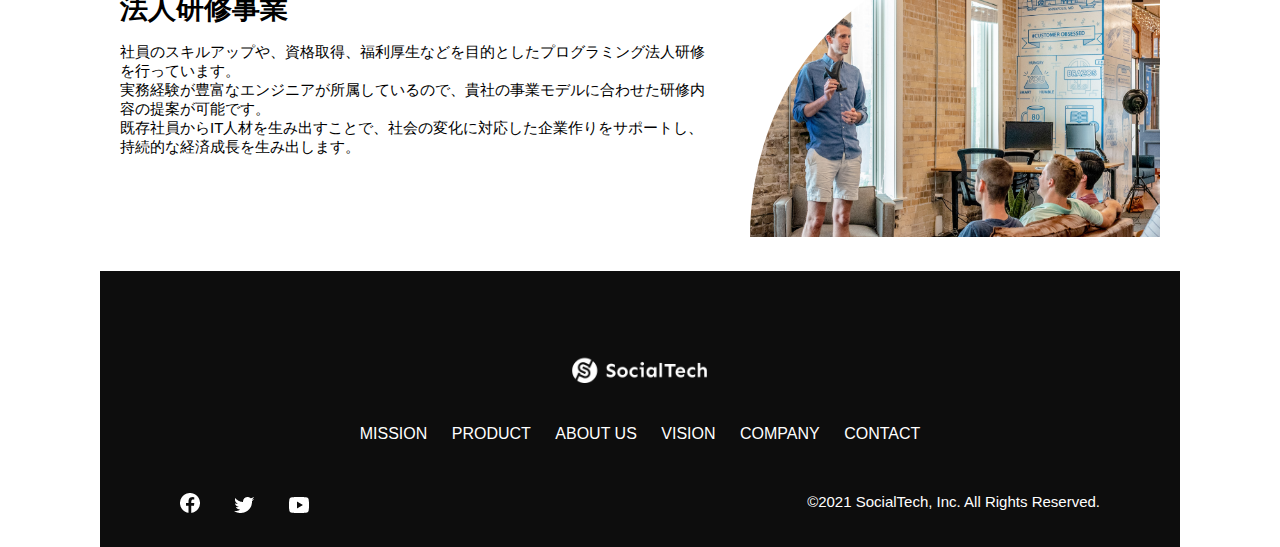
<file: kadai_tutorial_output/product.html>
<!DOCTYPE html>
<html>
  <head>
    <title>SocialTech -PRODUCT プロダクト-</title>
    <meta charset="utf-8">
    <meta name="description" content="SocialTechの4つのプロダクトを紹介します">
    <meta name="viewport" content="width=device-width, initial-scale=1.0">
    <link rel="stylesheet" href="style.css">
  </head>

  <body>
    <!-- ヘッダー -->
    <header>
      <!-- ロゴ -->
      <a href="index.html" id="logo">
        <img src="images/logo.png" alt="トップページに戻る">
      </a>

      <!-- PC用ナビゲーション -->
      <nav id="nav-pc">
        <ul>
          <li><a href="mission.html">MISSION</a></li>
          <li><a href="product.html">PRODUCT</a></li>
          <li><a href="index.html#aboutus">ABOUT US</a></li>
          <li><a href="index.html#vision">VISION</a></li>
          <li><a href="index.html#company">COMPANY</a></li>
          <li><a href="index.html#contact">CONTACT</a></li>
        </ul>
      </nav>

      <!-- スマホ用メニューボタン -->
      <button id="menu-sp" onclick="document.getElementById('nav-sp').style.display = 'block'">
        <img src="images/button-menu.png" alt="ナビゲーションを開く">
      </button>

      <!-- スマホ用ナビゲーション -->
      <div id="nav-sp">
        <button id="close" onclick="document.getElementById('nav-sp').style.display = 'none'">
          <img src="images/button-close.png" alt="ナビゲーションを閉じる">
        </button>

        <nav>
          <ul>
            <li>
              <a id="logo-sp" href="index.html" onclick="document.getElementById('nav-sp').style.display = 'none'"><img src="images/logo-sp.png" alt="トップページに戻る"></a>
            </li>
            <li><a class="menu" href="mission.html" onclick="document.getElementById('nav-sp').style.display = 'none'">MISSION</a></li>
            <li><a class="menu" href="product.html" onclick="document.getElementById('nav-sp').style.display = 'none'">PRODUCT</a></li>
            <li><a class="menu" href="index.html#aboutus" onclick="document.getElementById('nav-sp').style.display = 'none'">ABOUT US</a></li>
            <li><a class="menu" href="index.html#vision" onclick="document.getElementById('nav-sp').style.display = 'none'">VISION</a></li>
            <li><a class="menu" href="index.html#company" onclick="document.getElementById('nav-sp').style.display = 'none'">COMPANY</a></li>
            <li><a class="menu" href="index.html#contact" onclick="document.getElementById('nav-sp').style.display = 'none'">CONTACT</a></li>
          </ul>
        </nav>
        <div id="sns">
          <a href="https://www.facebook.com/sejuku2013">
            <img src="images/button-facebook.png" alt="Facebookのリンク">
          </a>
          <a href="https://twitter.com/samuraijuku">
            <img src="images/button-twitter.png" alt="Twitterのリンク">
          </a>
          <a href="https://www.youtube.com/channel/UCCFOQO5aDK0xXam4cUQXT8g">
            <img src="images/button-youtube.png" alt="YouTubeのリンク">
          </a>
        </div>
      </div>
    </header>

    <main>
      <article>
        <section id="product-main">
            <div class="product-main-inner">
                <div id="product-title">
                    <h1>PRODACT<br><span>プロダクト</span></h1>
                    <p>TOP > PRODUCT</p>
                </div>
            </div>
        </section>
        <section class="product-section product-section-left">
            <div class="product-section-img">
                <img src="images/product/product-mantoman.png" alt="PCでコードを書く男性">
            </div>
            <div class="product-read">
                <h2 class="product-h2">MAN TO MAN</h2>
                <h3 class="product-h3">プログラミング教育</h3>
                <p>
                 2013年より日本で唯一の専属講師によるマンツーマンのプログラミングレッスンを開始。AI/人工知能コース・エンジニア転職コース・ウェブデザインコースを開設し、ICT教育全般のマンツーマン指導で誰もが生産的で働きがいのある職に付けるサポートをしています。 私たちは、創業当初からプログラミングを教えるのみならず、人生を変える手助けがしたい。という想いを大切にしてきました。<br>ITに強くなりたい、エンジニアになりたい、アプリを作りたい。そんな方々の想いを一緒に叶えるスクールでありたい。と考えています。<br>小中高生や女性、障害者向けのプログラムも用意し、質の高いICT教育をみんなに届けることで、貧困や不平等が無くなる社会を目指します。
                </p>
            </div>
        </section>

        <section class="product-section product-section-right">
            <div class="product-read">
                <h2 class="product-h2">MEDIA</h2>
                <h3 class="product-h3">プログラミングと学習メディア</h3>
                 <p>2015年より「SocialTech Blog」としてオウンドメディアを設立し、2020年現在月間600万PVの日本最大級のプログラミング学習サイトへと成長しました。<br>新たにYouTubeチャンネルも開設し、無料で挫折せずにプログラミングを学べることを目指して、各チャネルで学習情報をやさしく発信。<br>独学でエンジニアを目指す人には無料で良質な記事や動画コンテンツを提供し、短期間でキャリアチェンジしたい人はマンツーマンレッスンを選択できるよう、各々の要望に合わせた学習機会を創出しています。</p>
            </div>
            <div class="product-section-img">
                <img src="images/product/product-media.png" alt="スマートフォンを操作する人">                
            </div>
        </section>

         <section class="product-section product-section-left">
           <div class="product-section-img">
             <img src="images/product/product-career.png" alt="笑顔で話し合う2人の男性">
           </div>
           <div class="product-read">
             <h2 class="product-h2">CAREER</h2>
             <h3 class="product-h3">人材紹介事業</h3>
             <p>「誰もがエンジニアになれる」を叶えるため未経験からエンジニアへ転職するまでの全ての過程をサポートします。<br>エンジニア転職に特化した履歴書や職務経歴書の書き方、面接対策を行い、豊富な求人の中から最適なキャリア選択を支援。<br>転職希望者の目標に寄り添って強みやアピールポイントを整理し、転職活動を通して自身の成長を実感できるキャリア支援を行なっています。<br></p>
           </div>
         </section>

         <section class="product-section product-section-right">
            <div class="product-read">
                <h2 class="product-h2">B2B</h2>
                <h3 class="product-h3">法人研修事業</h3>
                <p>社員のスキルアップや、資格取得、福利厚生などを目的としたプログラミング法人研修を行っています。<br>実務経験が豊富なエンジニアが所属しているので、貴社の事業モデルに合わせた研修内容の提案が可能です。<br>既存社員からIT人材を生み出すことで、社会の変化に対応した企業作りをサポートし、持続的な経済成長を生み出します。</p>
            </div>
            <div class="product-section-img">
                <img src="images/product/product-b2b.png" alt="講演中の男性とそれを聴く人々">
            </div>
         </section>
      </article>
    </main>

    <footer>
      <div id="footer-logo">
        <img src="images/logo-sp.png" alt="SocialTech">
      </div>
      <div id="footer-link">
        <a href="mission.html">MISSION</a>
        <a href="product.html">PRODUCT</a>
        <a href="index.html#aboutus">ABOUT US</a>
        <a href="index.html#vision">VISION</a>
        <a href="index.html#company">COMPANY</a>
        <a href="index.html#contact">CONTACT</a>
      </div>
      <div id="sns-footer">
        <div class="sns-btns">
          <a href="https://www.facebook.com/sejuku2013"><img src="images/button-facebook.png" alt="Facebookのリンク"></a>
          <a href="https://twitter.com/samuraijuku"><img src="images/button-twitter.png" alt="Twitterのリンク"></a>
          <a href="https://www.youtube.com/channel/UCCFOQO5aDK0xXam4cUQXT8g"><img src="images/button-youtube.png" alt="YouTubeのリンク"></a>
        </div>
        <p id="copyright">&copy;2021 SocialTech, Inc. All Rights Reserved.</p>
      </div>
    </footer>
    
  </body>
</html>
</file>
<file: style.css>
/* PC、スマホ共通スタイル */
body {
  font-family: "Source Sans Pro", "Hiragino Kaku Gothic ProN", Meiryo, Arial,
    sans-serif;
  
}

p {
  font-size: 15px;
}

#main-visual>img {
  width: 100%;

}

#nav-pc {
     float: right;
   }

@media screen and (max-width: 767px) {
   /* PC用ナビゲーション非表示 */
   #nav-pc {
     display: none;
   }
  body{
    min-width: 375px;
    margin: 0;
  }

#menu-sp{

  float: right;
  padding: 0;
}

#nav-sp{
   background-color: #ce933e;
    position: absolute;
    left: 0;
    top: 0;
    height: 100%;
    width: 100%;
    display: none;
    z-index: 100; 
}


#nav-sp ul{
  padding-left: 0;
}

#nav-sp li{
  list-style: none;
}

#close{
  position: absolute;
  top: 20px;
  right: 20px;
}

#logo-sp{
  margin: 80px 0 30px 0;
}

#nav-sp a{
  display: block;
}

#nav-sp a:link{
  color:#ffffff;
}

#nav-sp a:visited{
  color: #ffffff;
}

#nav-sp a:hover{
  color: #ffffff;
  text-decoration: underline;

}

#nav-sp a:active{
  color: #ffffff;
}

#nav-sp .menu{
  text-decoration: none;
  display: block;
  margin: 0 20px 0 20px;
  height: 44px;
  font-size: 16px;
  background-image: url("images/arrow.png");
  background-repeat: no-repeat;
  background-position: right top;
}

}

/*================
PC用のスタイル 
=================*/

@media screen and (min-width: 768px) {
#menu-sp{
   display: none;
}

#nav-sp{
   display: none;
}
}
</file>
<file: kadai_tutorial_output/style.css>
/* PC、スマホ共通スタイル */
* {
  box-sizing: border-box;
}

p {
  font-size: 15px;
}

body {
  max-width: 1080px;
  margin: 0 auto 0 auto;
  font-family: "Source Sans Pro", "Hiragino Kaku Gothic ProN", Meiryo, Arial, sans-serif;
}
  
/* ヘッダー */
header {
  display: flex;
  justify-content: space-between;
}

/* ナビゲーションのレイアウト */
#nav-pc {
  font-size: 14px;
}

#nav-pc ul {
  display: flex;
  padding-left: 0;
}

#nav-pc li {
  list-style: none;
}

/* ナビゲーションのリンクの装飾設定 */
#nav-pc a {
  text-decoration: none;
  margin-left: 20px;
  color: #0d0d0d;
}

#nav-pc a:hover {
  text-decoration: underline;
}

/* スマホ用ナビを非表示 */
#nav-sp,
#menu-sp {
  display: none;
}

/* メインビジュアル*/
#main-visual {
  position: relative;
  height: 400px;
}

#main-message {
  position: absolute;
  top: 0;
  left: 0;
  background-color: #2710d5;
  color: #ffffff;
  border-radius: 0 0 476px 0;
  max-width: 620px;
  height: 100%;
  width: 100%;
  z-index: 11;
}

#main-message h1 {
  font-size: 60px;
  margin: 100px 0 0 50px;
}

#main-message > p {
  font-size: 28px;
  margin: 0 0 0 50px;
}

#main-visual > img {
  max-width: 620px;
  border-radius: 476px 0 0 0;
  position: absolute;
  top: 0;
  right: 0;
  z-index: 10;
}

/*見出し*/
h2 {
  margin: 40px 0 0 0;
}

h2::after {
  content: url("images/line.png");
  margin-left: 10px;
}

h3 {
  font-size: 27px;
}

/* ミッション */
#mission {
  margin: 80px auto 80px auto;
}

#mission-flex {
  display: flex;
}

#mission-flex > div {
  width: 50%;
  margin: 20px;
}

#mission-photo {
  width: 100%;
}

#s2dgs {
  margin-top: 50px;
  width: 100%;
}

/* プロダクト */
#product {
  background-color: #fafafa;
  margin: 80px 0 80px 0;
  padding: 10px 40px 0px 40px;
}

/* 外枠 */
#product .product-flex {
  margin-top: 40px;
  display: flex;
}

/* 左のカラム */
#product-left {
  width: 50%;
  margin-right: 20px;
}

/* 右のカラム */
#product-right {
  width: 50%;
  margin-left: 20px;
  margin-top: 80px;
}

/* 写真＋説明の枠 */
#product-left > div {
  position: relative;
  height: 480px;
  margin-right: 20px;
}

#product-right > div {
  position: relative;
  height: 480px;
  margin-left: 20px;
}

/* 写真*/
.product-photo {
  width: 100%;
}

/* 説明文の枠 */
.product-explain {
  background-color: #ffffff;
  position: absolute;
  left: 0;
  bottom: 50px;
  margin: 0 40px 0 40px;
  padding: 20px;
  box-shadow: 5px 5px 10px rgba(0, 0, 0, 0.05);
}

/* 説明文の英語 */
.product-explain > span {
  color: #2710d5;
  font-weight: bold;
  font-size: 16px;
  margin: 0px;
}

/* 説明文の見出し */
.product-explain > h3 {
  margin: 5px 0 5px 0;
}

/* 説明文 */
.product-explain > p {
  font-size: 14px;
  margin: 0;
}

/* もっと見るボタン */
#product-more {
  text-align: center;
}

#product-more a {
  position: relative;
  bottom: -42px;
}

/* ABOUT US */
#aboutus {
  margin: 80px auto 80px auto;
}

/* ３つの組織文化と写真を入れる枠 */
#aboutus > div {
  display: flex;
}

/* 写真 */
.culture-img {
  width: 50%;
  align-self: flex-start;
}

.culture-img2 {
  margin-top: 50px;
  width: 100%;
}

/* 3つの組織文化の表 */
.culture-table {
  margin-right: 50px;
}

/* 番号 */
.culture-num {
  font-size: 80px;
  color: #2710d5;
  padding: 0 20px 0 0;
}

/* 見出し */
.culture-table th {
  text-align: left;
  font-size: 28px;
  font-weight: bold;
}

/* 組織文化英語 */
.culture-en {
  color: #2710d5;
  font-size: 24px;
}

/* 説明文 */
.culture-description {
  margin: 0;
}

/* ビジョン */
#vision {
  margin: 80px auto 80px auto;
}

/* セクション内の外枠*/
#vision > div {
  display: flex;
  justify-content: space-between;
  flex-wrap: wrap;
}

/*7つの行動指針の枠*/
.vision-box {
  width: 300px;
  height: 300px;
  margin-bottom: 30px;
  position: relative;
}

.vision-box > img {
  width: 100%;
  position: relative;
  z-index: 30;
}

.vision-box > div {
  position: absolute;
  top: 0;
  left: 0;
  z-index: 31;
  margin-right: 20px;
}

.vision-box > div > h4 {
  color: #2710d5;
  font-size: 19px;
  margin: 80px 0 0 0;
}

.vision-box > div > h4::first-letter {
  font-size: 40px;
}

.vision-box > div > h5 {
  font-size: 20px;
  margin: 0 0 0 0;
}

.vision-box > div > p {
  margin: 10px 0 0 0;
}

/*会社概要*/
#company {
  margin: 80px auto 80px auto;
}

#company-table {
  width: 100%;
}

.tableheader {
  text-align: left;
  padding: 20px;
  border-bottom-color: #2710d5;
  border-bottom-width: 1px;
  border-bottom-style: solid;
  width: 100px;
}

.tableheader-first {
  border-top-color: #2710d5;
  border-top-width: 1px;
  border-top-style: solid;
}

.cell {
  padding: 30px;
  border-bottom-color: #ececec;
  border-bottom-width: 1px;
  border-bottom-style: solid;
}

.cell-first {
  border-top-color: #ececec;
  border-top-width: 1px;
  border-top-style: solid;
}

#company > iframe {
  width: 100%;
  height: 368px;
  margin-top: 40px;
}

/* お問い合わせ */
#contact {
  margin: 80px auto 80px auto;
}

/* 外枠 */
#contact > form > div {
  display: flex;
  flex-direction: row;
  flex-wrap: wrap;
  padding-bottom: 30px;
}

/* 左列　見出し */
.contact-heading {
  width: 240px;
  align-self: center;
}

/* 見出しのラベル */
.contact-label {
  font-weight: bold;
}

/* 必須 */
.contact-span {
  color: #ce2222;
  margin: 0 0 0 20px;
  font-weight: bold;
}

/* テキストボックス */
.contact-textbox {
  border-top: 0px;
  border-left: 0px;
  border-right: 0px;
  border-bottom-width: 1px;
  border-bottom-color: #707070;
  border-style: solid;
  background-color: #fafafa;
  height: 56px;
  width: 400px;
}

/* お問い合わせ内容のテキストエリア */
.contact-textarea {
  border-top: 0px;
  border-left: 0px;
  border-right: 0px;
  border-bottom-width: 1px;
  border-bottom-color: #707070;
  background-color: #fafafa;
  width: 400px;
  height: 200px;
}

/* 個人情報の取り扱い */
#contact dt {
  font-weight: bold;
}

#contact dd {
  margin: 0 0 16px 0;
}

#contact dd p {
  margin: 0;
}

#contact dd ul {
  padding-left: 0;
}

#contact dd li {
  margin-bottom: 0;
  list-style: none;
}

/* フッター */
footer {
  background-color: #0d0d0d;
  text-align: center;
  padding: 80px 80px 30px 80px;
}

#footer-logo {
  margin-bottom: 30px;
}

#footer-link {
  margin-bottom: 50px;
}

#footer-link > a {
  text-decoration: none;
  margin: 10px;
  color: #ffffff;
}

#footer-link > a:hover {
  text-decoration: underline;
}

#sns-footer {
  display: flex;
  justify-content: space-between;
  text-align: left;
}

#sns-footer a {
  margin-right: 30px;
}

#copyright {
  color: #ffffff;
  margin: 0;
}

/* mission.html用スタイル */
/* ミッションのメインビジュアル */
.mission-main-inner {
  background-image: url("images/mission/mission-main.png");
  background-repeat: no-repeat;
  background-position-y: center;
}

#mission-title {
  background-color: #2710d5;
  width: 368px;
  color: #ffffff;
  height: 496px;
  border-radius: 0 248px 248px 0;
  position: relative;
}

#mission-title h1 {
  position: absolute;
  top: 0;
  left: 100px;
  font-size: 80px;
  line-height: 1;
}

#mission-title h1 span {
  font-size: 26px;
}

#mission-title > p {
  position: absolute;
  top: 350px;
  left: 100px;
  font-size: 16px;
}

/* ミッションページ　S2DGSの設定 */
#mission-s2dgs {
  padding: 20px;
}

.mission-h2 {
  color: #2710d5;
  font-size: 40px;
}

.mission-h2::after {
  content: none;
}

/* ミッションページ　5つのゴールの設定 */
#mission-five-goals {
  padding: 20px;
  display: flex;
}

#mission-five-goals .five-goals-image {
  width: 30%;
  padding: 20px;
}

#mission-five-goals .five-goals-image img {
  width: 100%;
}

#mission-five-goals .five-goals-read {
  width: 70%;
  padding: 20px;
}

#mission-five-goals .five-goals-read > div {
  margin-bottom: 40px;
}

.fivegoals-image-right {
  float: right;
  margin: 20px;
}

.fivegoals-image-left {
  float: left;
  margin: 20px;
}

.fivegoals-number {
  color: #2710d5;
  font-size: 48px;
  font-weight: bold;
  margin: 0;
}

.fivegoals-h3 {
  font-size: 28px;
  margin: 0;
}

.fivegoals-p {
  margin: 0;
}

  /* プロダクトページ */
.product-main-inner{
  background-image: url("images/product/product-main.png");
  background-repeat:no-repeat;
  background-position-y:center;
}

#product-title{
  background-color: #2710d5;
  width: 368px;
  color: #ffffff;
  height: 496px;
  border-radius: 0 248px 248px 0;
  position: relative;
}

#product-title h1{
  position: absolute;
  top: 0;
  left: 100px;
  font-size: 80px;
  line-height: 1;
}

#product-title h1 span{
  font-size: 26px;
}


#product-title p{
  position: absolute;
  top: 350px;
  left: 100px;
  font-size: 16px;
}

/* セクション */
.product-section {
  display: flex;
  padding: 20px 20px 0;
}

.product-section .product-section-img{
  width: 450px;
}

 /* 左が画像のセクション*/

 .product-section-left {
   justify-content: space-between;
 }

.product-section-left .product-section-img img{
  width: 100%;
  padding: 0 40px 30px 0;
  border-radius: 0 432px 0 0;
  }

  .product-section-left .product-read{
    width: 50%;
    flex-grow: 1;
  }

  .product-section-left .product-read p {
    margin-bottom: 0;
  }

   /* 右が画像のセクション*/

   .product-section-right {
      justify-content: space-between;
 }

   .product-section-right .product-section-img img {
      width: 100%;
      padding: 0 0 30px 40px;
      border-radius: 432px 0 0 0;
 }
 

  .product-section-right .product-read{
    width: 50%;
    flex-grow: 1;
  }

  .product-h2{
    color: #2710d5;
    font-size: 24px;
    margin: 0;
  }

  .product-h3{
    font-size: 28px;
    margin: 0;
  }




/*====================
 スマートフォン用のスタイル
=====================*/
@media screen and (max-width: 767px) {
  /* PC用ナビゲーション非表示 */
  #nav-pc {
    display: none;
  }

  /* ハンバーガーメニュー */
  #menu-sp {
    display: block;
    background-color: transparent;
    float: right;
    padding: 0;
    border: none;
  }

  /* スマホ用ナビゲーションの表示切替*/
  /* 初期状態、レイアウトと非表示設定 */
  #nav-sp {
    background-color: #2710d5;
    position: fixed;
    left: 0;
    top: 0;
    height: 100%;
    width: 100%;
    display: none;
    z-index: 100;
  }

  /* ×ボタン */
  #close {
    position: absolute;
    top: 20px;
    right: 20px;
    background-color: transparent;
    border: none;
  }

  #nav-sp nav ul {
    padding-left: 0;
  }

  #nav-sp nav li {
    list-style: none;
  }

  /* ナビゲーションメニュー用ロゴ */
  #logo-sp {
    margin: 80px 0 30px 20px;
  }

  /* ナビゲーションのリンクの装飾設定 */
  #nav-sp nav a {
    display: block;
    color: #ffffff;
  }

  #nav-sp nav a:hover {
    text-decoration: underline;
  }

  #nav-sp .menu {
    text-decoration: none;
    margin: 0 20px 0 20px;
    height: 44px;
    font-size: 16px;
    background-image: url("images/arrow.png");
    background-repeat: no-repeat;
    background-position: right top;
  }

  #sns {
    position: absolute;
    bottom: 20px;
    left: 20px;
  }

  #sns > a {
    margin-right: 30px;
  }

  /* メインビジュアル */
  #main-visual {
    position: relative;
    height: 470px;
  }

  #main-visual > div {
    text-align: center;
    height: 280px;
  }

  #main-visual h1 {
    font-size: 28px;
    margin: 90px 0 0 0;
  }

  #main-visual > div > p {
    margin: 0;
    font-size: 15px;
  }

  #main-visual > img {
    width: 100%;
    border-radius: 476px 0 0 0;
    top: auto;
    bottom: 0;
  }

  /*見出し*/
  h2 {
    margin: 15px 0 15px 0;
  }
  
  h3 {
    font-size: 24px;
    margin: 10px 0 0 0;
  }

  /* ミッション */
  #mission {
    margin: 20px 0 20px 0;
    padding: 0 20px 0 20px;
  }

  #mission-flex {
    flex-direction: column;
  }

  #mission-flex > div {
  width: 100%;
  margin: 0;
}

  /* プロダクト */
  #product {
    margin: 0;
    padding: 10px 20px 0 20px;
  }

  /* 外枠 */
  #product .product-flex {
    flex-direction: column;
    margin-top: 0;
  }

  /* 左右のカラム　スマホでは縦並び */
  #product-left,
  #product-right {
    width: 100%;;
    margin: 0;
  }

  /* 写真＋説明の枠 */
  #product-left > div,
  #product-right > div {
    height: auto;
    margin: 0;
  }

  /* 説明文の枠 */
  .product-explain {
    position: relative;
    margin: 0;
  }

  .product-explain > h3 {
    margin: 10px 0 10px 0;
    font-size: 24px;
  }

  /* もっと見るボタン */
  #product-more {
    text-align: left;
  }

  /* ABOUT US */
  #aboutus {
    margin: 80px 20px 80px 20px;
  }

  #aboutus > div {
    flex-direction: column;
  }

  .culture-table th {
    font-size: 16px;
  }

  .culture-table {
    margin-right: 0;
    padding-right: 20px;
    order: 2;
  }

  .culture-img {
    width: 100%;
    order: 1;
  }

  .culture-img2 {
    margin-top: 0;
  }

  .culture-num {
    padding: 0;
  }

  .culture-description {
    margin: 0;
  }

  /* ビジョン */
  #vision {
    margin: 80px 20px 80px 20px;
  }

  .vision-box > img {
    position: absolute;
    top: 0;
    left: 0;
  }

  .vision-box > div > h4 {
    margin: 60px 0 0 0;
  }

  /*会社概要*/
  #company {
    margin: 0 20px 0 20px;
  }

  #company > h3 {
    margin-bottom: 20px;
  }

  .tableheader {
    width: 50px;
  }

  .cell {
    padding: 20px;
  }

  #company > iframe {
    height: 240px;
  }

  /* お問い合わせ */
  #contact {
    margin: 80px 20px 80px 20px;
  }

  #contact > h3 {
    margin-bottom: 20px;
  }

  #contact > form > div {
    flex-direction: column;
    margin-bottom: 20px;
  }

  .contact-heading {
    align-self: auto;
    margin-bottom: 20px;
  }

  .contact-textbox {
    min-width: 300px;
    width: 100%;
  }

  .contact-textarea {
    height: 150px;
    width: 100%;
  }

  .radiobutton {
    margin-bottom: 20px;
  }

  /* フッター */
  footer {
    padding: 30px 20px 50px 20px;
    text-align: left;
  }

  #footer-link > a {
    margin: 0 20px 30px 0;
    display: block;
    background-image: url("images/arrow.png");
    background-repeat: no-repeat;
    background-position: right top;
  }

  #footer-link > a:hover {
    text-decoration: underline;
  }

  #sns-footer {
    flex-direction: column;
    justify-content: flex-start;
  }

  #copyright {
    font-size: 12px;
    margin-top: 30px;
  }

  /* mission.html用スタイル */
  /* ミッションのメインビジュアル */
  #mission-main {
    height: 256px;
    margin-top: 4%;
    position: relative;
  }

  .mission-main-inner {
    height: 80%;
    background-size: cover;
  }

  #mission-title {
    width: 136px;
    height: 256px;
    position: absolute;
    top: -10%;
  }

  #mission-title h1 {
    left: 20px;
    font-size: 40px;
  }

  #mission-title h1 span {
    font-size: 18px;
  }

  #mission-title > p {
    top: 180px;
    left: 20px;
    font-size: 13px;
  }

  /* ミッションページ　S2DGSの設定 */
  .mission-h2 {
    font-size: 38px;
    margin: 0px;
  }

  .mission-h2::after {
    content: none;
  }

  #mission-s2dgs > img {
    width: 100%;
  } 
 /* ミッションページ　5つのゴールの設定 */
 #mission-five-goals{
  flex-direction: column;
 }

 #mission-five-goals > div {
  padding: 0;  
 }

 #mission-five-goals .five-goals-image,
 #mission-five-goals .five-goals-read{
  width: 100%;
  padding: 0;
 }

 #mission-five-goals .five-goals-read >div{
  display: flex;
  flex-direction: column;
 }

 .fivegoals-image-right,
 .fivegoals-image-left {
  align-self: center;
 }

   /* プロダクトページ */
#product-main{
  height: 256px;
  margin:4%;position: relative;
  
}

.product-main-inner{
height: 80%;
background-size: cover;
}

#product-title{
  width: 136px;
  height: 256px;
  position: absolute;
  top: -10%;
}

#product-title h1{
  left: 20px;
  font-size: 40px;
}

#product-title >p{
  top: 180px;
  font-size: 13px;
}

.product-section{
  flex-direction: column;
}

.product-section .product-section-img{
  width: 100%;
}

.product-section .product-section-img img{
  border-radius: 0 300px 0 0;
}
.product-section-left .product-read{
  width: 100%;
  flex-grow: 1;
}

.product-section-right.product-section-img img{
  order: 1;
  border-radius: 300px 0 0 0;
  
}

.product-section-right .product-read{
  order: 2;
  width: 100%;
}


}
</file>
